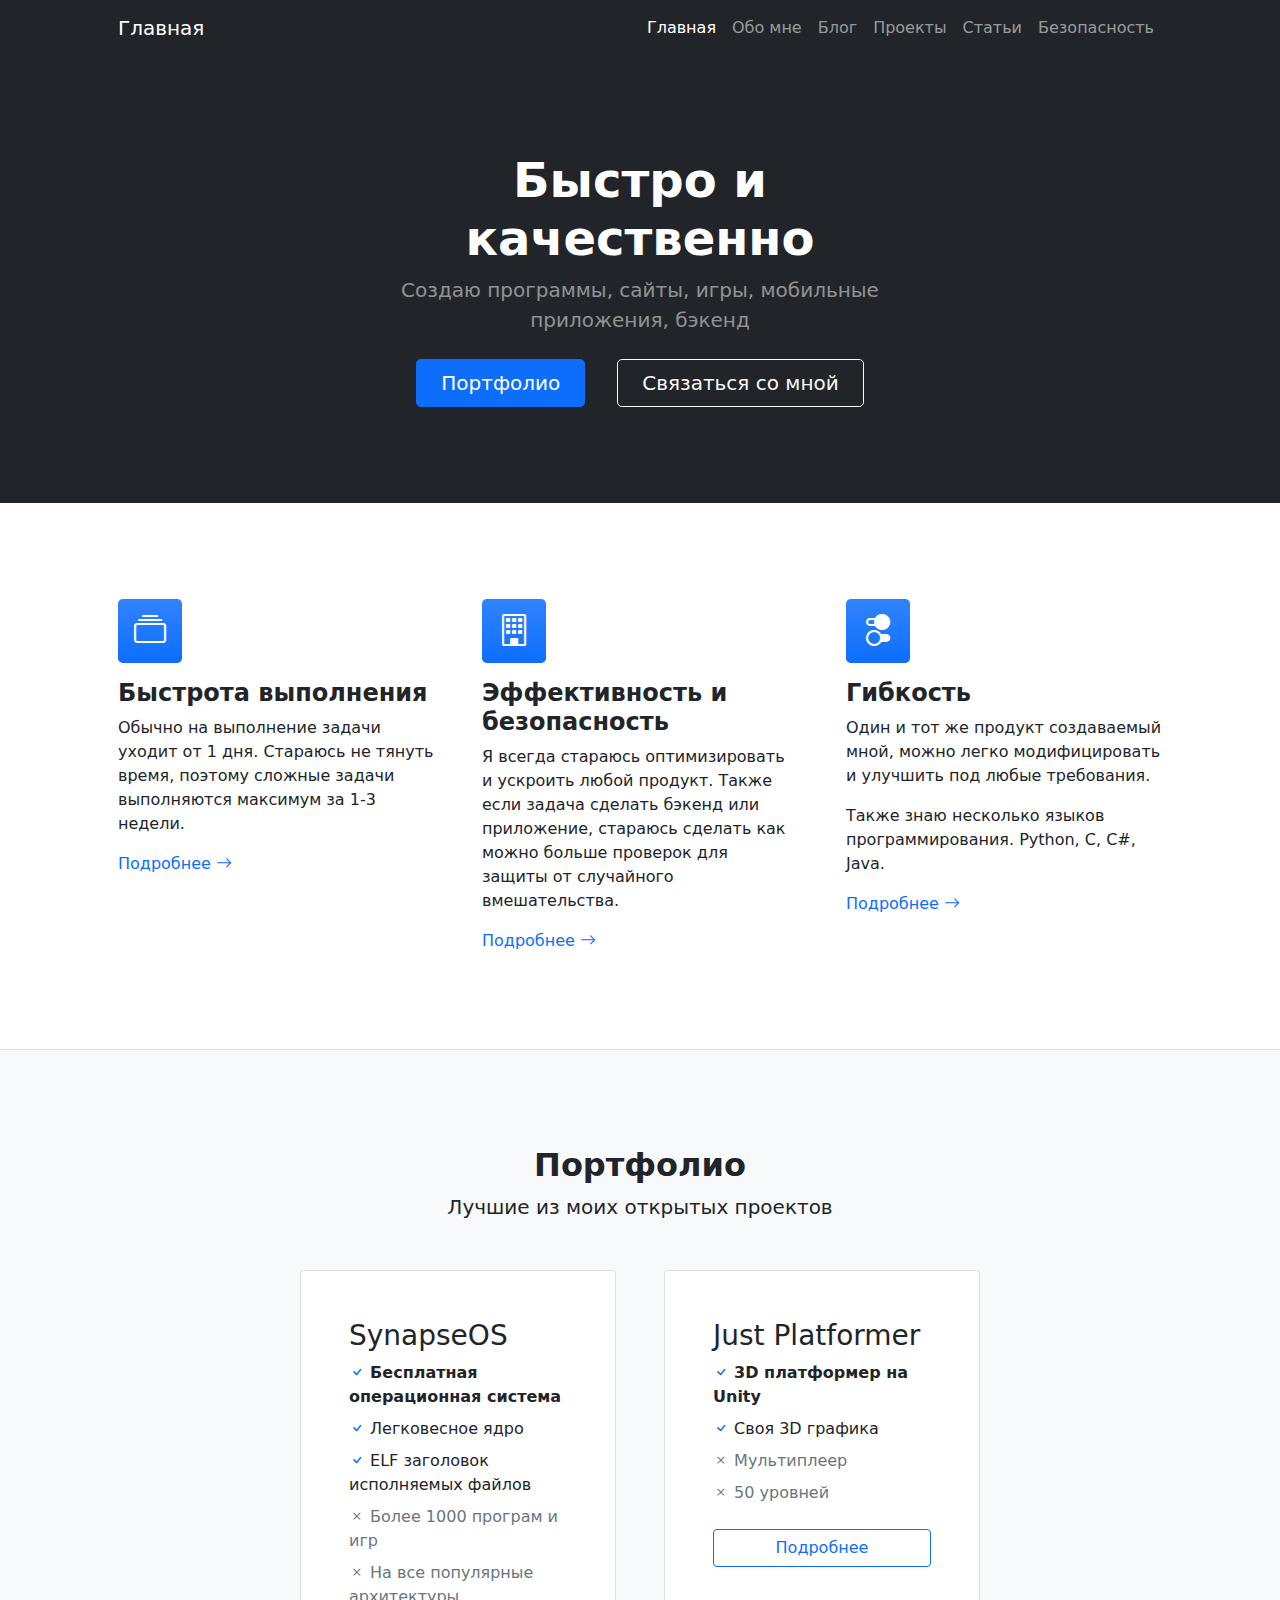
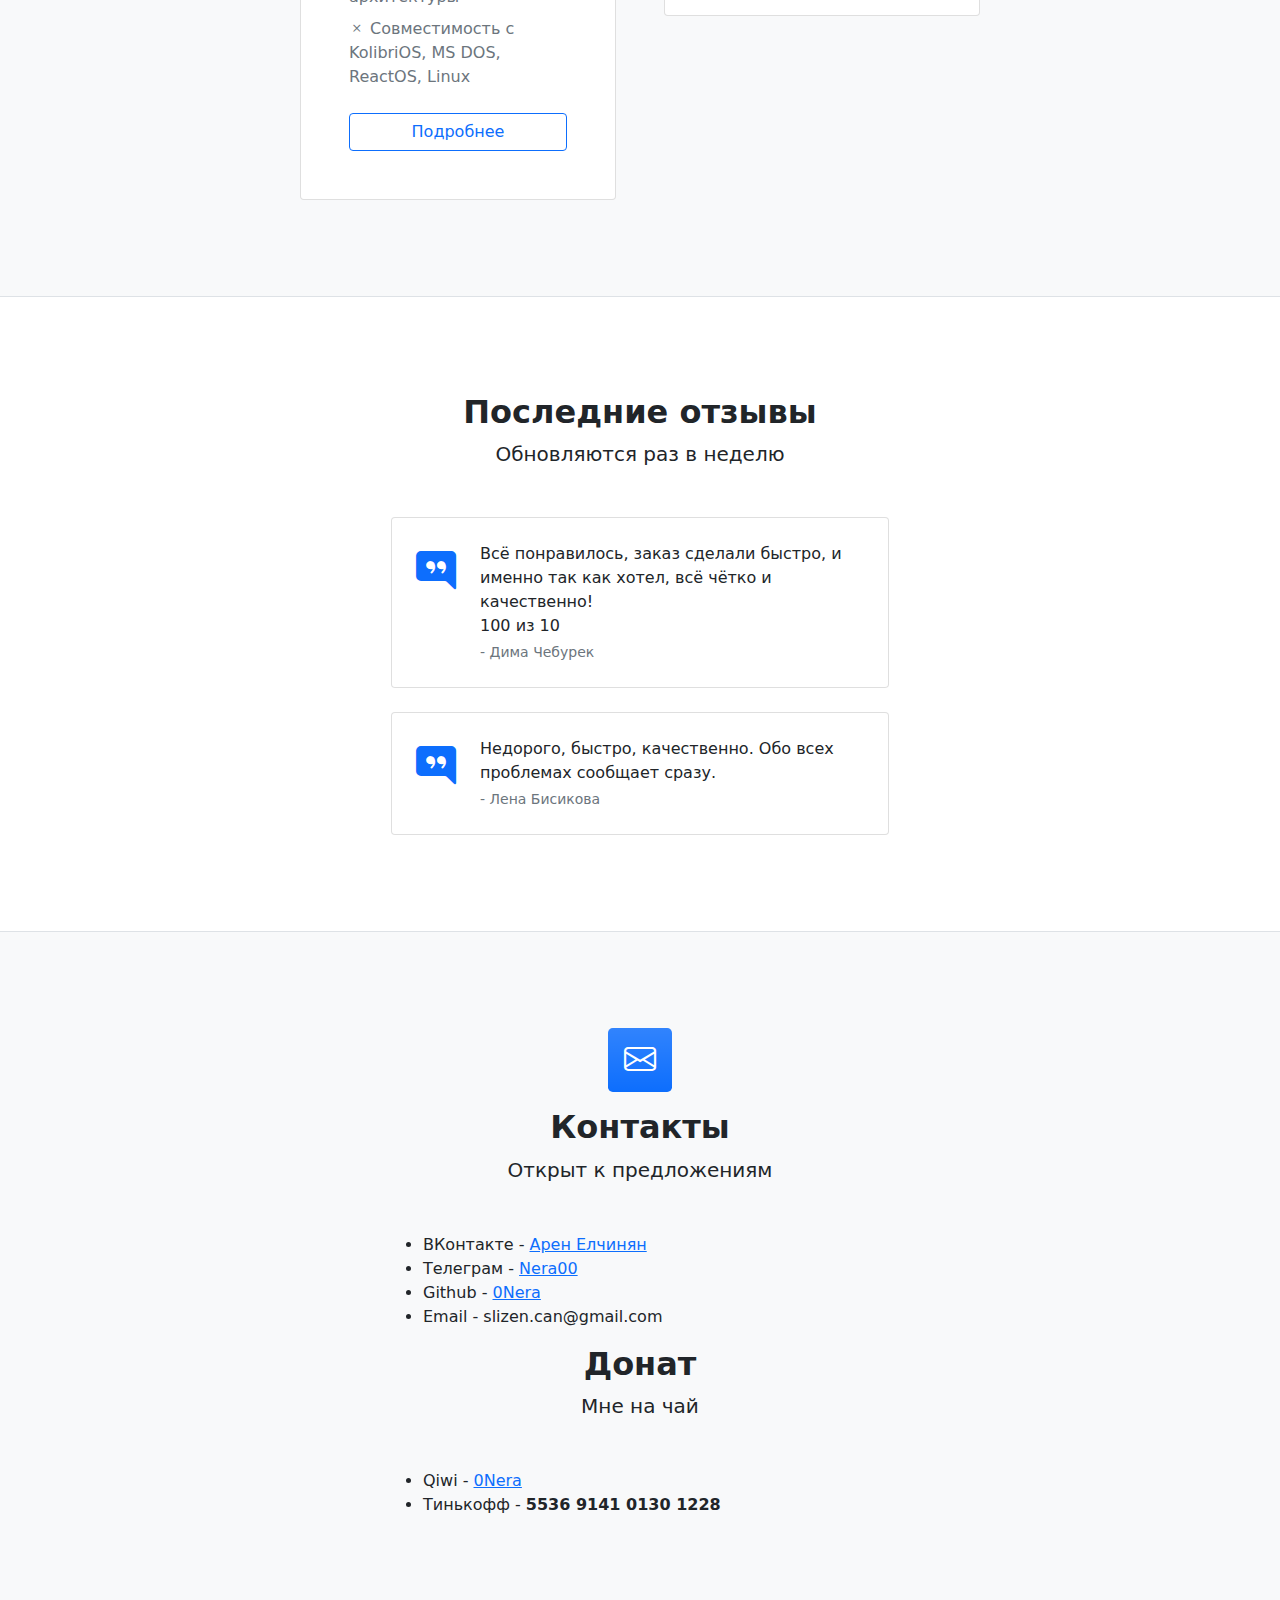
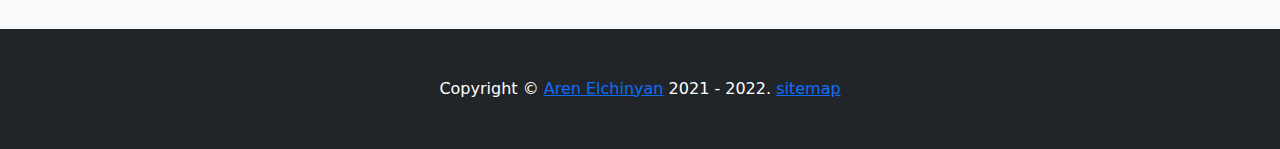
<file: index.html>
<!DOCTYPE html>
<html lang="ru">

<head>
    <meta charset="utf-8" />
    <meta name="viewport" content="width=device-width, initial-scale=1, shrink-to-fit=no" />
    <meta name="description" content="" />
    <meta name="author" content="Арен Елчинян" />
    <link rel="manifest" href="https://0nera.github.io/yandex-manifest.json">
    <title>Арен Елчинян</title>
    <!-- Favicon-->
    <link rel="icon" type="image/x-icon" href="https://0nera.github.io/assets/favicon.ico" />
    <!-- Bootstrap icons-->
    <link href="https://cdn.jsdelivr.net/npm/bootstrap-icons@1.4.1/font/bootstrap-icons.css" rel="stylesheet" />
    <!-- Core theme CSS (includes Bootstrap)-->
    <link href="https://0nera.github.io/css/styles.css" rel="stylesheet" />
</head>

<body>
    <!-- Yandex.Metrika counter -->
    <script type="text/javascript">
        (function(m, e, t, r, i, k, a) {
            m[i] = m[i] || function() {
                (m[i].a = m[i].a || []).push(arguments)
            };
            m[i].l = 1 * new Date();
            k = e.createElement(t), a = e.getElementsByTagName(t)[0], k.async = 1, k.src = r, a.parentNode.insertBefore(k, a)
        })
        (window, document, "script", "https://mc.yandex.ru/metrika/tag.js", "ym");

        ym(67897255, "init", {
            clickmap: true,
            trackLinks: true,
            accurateTrackBounce: true,
            webvisor: true
        });
    </script>
    <noscript><div><img src="https://mc.yandex.ru/watch/67897255" style="position:absolute; left:-9999px;" alt="" /></div></noscript>
    <!-- /Yandex.Metrika counter -->
    <!-- Responsive navbar-->
    <nav class="navbar navbar-expand-lg navbar-dark bg-dark">
        <div class="container px-5">
            <a class="navbar-brand" href="#">Главная</a>
            <button class="navbar-toggler" type="button" data-bs-toggle="collapse" data-bs-target="#navbarSupportedContent" aria-controls="navbarSupportedContent" aria-expanded="false" aria-label="Toggle navigation"><span class="navbar-toggler-icon"></span></button>
            <div class="collapse navbar-collapse" id="navbarSupportedContent">
                <ul class="navbar-nav ms-auto mb-2 mb-lg-0">
                    <li class="nav-item"><a class="nav-link active" aria-current="page" href="https://0nera.github.io/#">Главная</a></li>
                    <li class="nav-item"><a class="nav-link" href="https://0nera.github.io/about">Обо мне</a></li>
                    <li class="nav-item"><a class="nav-link" href="https://0nera.github.io/blog">Блог</a></li>
                    <li class="nav-item"><a class="nav-link" href="https://0nera.github.io/projects">Проекты</a></li>
                    <li class="nav-item"><a class="nav-link" href="https://0nera.github.io/pages">Статьи</a></li>
                    <li class="nav-item"><a class="nav-link" href="https://0nera.github.io/InfoSecure/">Безопасность</a></li>
                </ul>
            </div>
        </div>
    </nav>
    <!-- Header-->
    <header class="bg-dark py-5">
        <div class="container px-5">
            <div class="row gx-5 justify-content-center">
                <div class="col-lg-6">
                    <div class="text-center my-5">
                        <h1 class="display-5 fw-bolder text-white mb-2">Быстро и качественно</h1>
                        <p class="lead text-white-50 mb-4">Создаю программы, сайты, игры, мобильные приложения, бэкенд</p>
                        <div class="d-grid gap-3 d-sm-flex justify-content-sm-center">
                            <a class="btn btn-primary btn-lg px-4 me-sm-3" href="#portfolio">Портфолио</a>
                            <a class="btn btn-outline-light btn-lg px-4" href="#contact">Связаться со мной</a>
                        </div>
                    </div>
                </div>
            </div>
        </div>
    </header>
    <!-- Features section-->
    <section class="py-5 border-bottom" id="features">
        <div class="container px-5 my-5">
            <div class="row gx-5">
                <div class="col-lg-4 mb-5 mb-lg-0">
                    <div class="feature bg-primary bg-gradient text-white rounded-3 mb-3"><i class="bi bi-collection"></i></div>
                    <h2 class="h4 fw-bolder">Быстрота выполнения</h2>
                    <p>Обычно на выполнение задачи уходит от 1 дня. Стараюсь не тянуть время, поэтому сложные задачи выполняются максимум за 1-3 недели.</p>
                    <a class="text-decoration-none" href="./about#skill">
                            Подробнее
                            <i class="bi bi-arrow-right"></i>
                        </a>
                </div>
                <div class="col-lg-4 mb-5 mb-lg-0">
                    <div class="feature bg-primary bg-gradient text-white rounded-3 mb-3"><i class="bi bi-building"></i></div>
                    <h2 class="h4 fw-bolder">Эффективность и безопасность</h2>
                    <p>Я всегда стараюсь оптимизировать и ускроить любой продукт. Также если задача сделать бэкенд или приложение, стараюсь сделать как можно больше проверок для защиты от случайного вмешательства.</p>
                    <a class="text-decoration-none" href="./about#skill">
                            Подробнее
                            <i class="bi bi-arrow-right"></i>
                        </a>
                </div>
                <div class="col-lg-4">
                    <div class="feature bg-primary bg-gradient text-white rounded-3 mb-3"><i class="bi bi-toggles2"></i></div>
                    <h2 class="h4 fw-bolder">Гибкость</h2>
                    <p>Один и тот же продукт создаваемый мной, можно легко модифицировать и улучшить под любые требования.</p>
                    <p>Также знаю несколько языков программирования. Python, C, C#, Java.</p>
                    <a class="text-decoration-none" href="./about#skill">
                            Подробнее
                            <i class="bi bi-arrow-right"></i>
                        </a>
                </div>
            </div>
        </div>
    </section>
    <!-- Portfolio section-->
    <section class="bg-light py-5 border-bottom" id="portfolio">
        <div class="container px-5 my-5">
            <div class="text-center mb-5">
                <h2 class="fw-bolder">Портфолио</h2>
                <p class="lead mb-0">Лучшие из моих открытых проектов</p>
            </div>
            <div class="row gx-5 justify-content-center">
                <!-- Project-->
                <div class="col-lg-6 col-xl-4">
                    <div class="card mb-5 mb-xl-0">
                        <div class="card-body p-5">
                            <h3>SynapseOS</h3>
                            <ul class="list-unstyled mb-4">
                                <li class="mb-2">
                                    <i class="bi bi-check text-primary"></i>
                                    <strong>Бесплатная операционная система</strong>
                                </li>
                                <li class="mb-2">
                                    <i class="bi bi-check text-primary"></i> Легковесное ядро
                                </li>
                                <li class="mb-2">
                                    <i class="bi bi-check text-primary"></i> ELF заголовок исполняемых файлов
                                </li>
                                <li class="mb-2 text-muted">
                                    <i class="bi bi-x"></i> Более 1000 програм и игр
                                </li>
                                <li class="mb-2 text-muted">
                                    <i class="bi bi-x"></i> На все популярные архитектуры
                                </li>
                                <li class="mb-2 text-muted">
                                    <i class="bi bi-x"></i> Совместимость с KolibriOS, MS DOS, ReactOS, Linux
                                </li>
                            </ul>
                            <div class="d-grid"><a class="btn btn-outline-primary" href="http://0Nera.ru/SynapseOS">Подробнее</a></div>
                        </div>
                    </div>
                </div>

                <!-- Project-->
                <div class="col-lg-6 col-xl-4">
                    <div class="card mb-5 mb-xl-0">
                        <div class="card-body p-5">
                            <h3>Just Platformer</h3>
                            <ul class="list-unstyled mb-4">
                                <li class="mb-2">
                                    <i class="bi bi-check text-primary"></i>
                                    <strong>3D платформер на Unity</strong>
                                </li>
                                <li class="mb-2">
                                    <i class="bi bi-check text-primary"></i> Своя 3D графика
                                </li>
                                <li class="mb-2 text-muted">
                                    <i class="bi bi-x"></i> Мультиплеер
                                </li>
                                <li class="mb-2 text-muted">
                                    <i class="bi bi-x"></i> 50 уровней
                                </li>
                            </ul>
                            <div class="d-grid"><a class="btn btn-outline-primary" href="https://play.google.com/store/apps/details?id=com.Nera.JustPlatformer">Подробнее</a></div>
                        </div>
                    </div>
                </div>
            </div>
        </div>
    </section>
    <!-- Testimonials section-->
    <section class="py-5 border-bottom">
        <div class="container px-5 my-5 px-5">
            <div class="text-center mb-5">
                <h2 class="fw-bolder">Последние отзывы</h2>
                <p class="lead mb-0">Обновляются раз в неделю</p>
            </div>
            <div class="row gx-5 justify-content-center">
                <div class="col-lg-6">
                    <!-- Testimonial 1-->
                    <div class="card mb-4">
                        <div class="card-body p-4">
                            <div class="d-flex">
                                <div class="flex-shrink-0"><i class="bi bi-chat-right-quote-fill text-primary fs-1"></i></div>
                                <div class="ms-4">
                                    <p class="mb-1">Всё понравилось, заказ сделали быстро, и именно так как хотел, всё чётко и качественно!<br>100 из 10</p>
                                    <div class="small text-muted">- Дима Чебурек</div>
                                </div>
                            </div>
                        </div>
                    </div>
                    <!-- Testimonial 2-->
                    <div class="card">
                        <div class="card-body p-4">
                            <div class="d-flex">
                                <div class="flex-shrink-0"><i class="bi bi-chat-right-quote-fill text-primary fs-1"></i></div>
                                <div class="ms-4">
                                    <p class="mb-1">Недорого, быстро, качественно. Обо всех проблемах сообщает сразу.</p>
                                    <div class="small text-muted">- Лена Бисикова</div>
                                </div>
                            </div>
                        </div>
                    </div>
                </div>
            </div>
        </div>
    </section>
    <!-- Contact section-->
    <section class="bg-light py-5" id="contact">
        <div class="container px-5 my-5 px-5">
            <div class="text-center mb-5">
                <div class="feature bg-primary bg-gradient text-white rounded-3 mb-3"><i class="bi bi-envelope"></i></div>
                <h2 class="fw-bolder">Контакты</h2>
                <p class="lead mb-0">Открыт к предложениям</p>
            </div>
            <div class="row gx-5 justify-content-center">
                <div class="col-lg-6">
                    <ul>
                        <li>ВКонтакте - <a href="https://vk.com/0Nera">Арен Елчинян</a></li>
                        <li>Телеграм - <a href="https://t.me/Nera00">Nera00</a></li>
                        <li>Github - <a href="https://github.com/0Nera">0Nera</a></li>
                        <li>Email - slizen.can@gmail.com</li>
                    </ul>
                </div>
            </div>
            <div class="text-center mb-5">
                <h2 class="fw-bolder">Донат</h2>
                <p class="lead mb-0">Мне на чай</p>
            </div>
            <div class="row gx-5 justify-content-center">
                <div class="col-lg-6">
                    <ul>
                        <li>Qiwi - <a href="https://qiwi.com/n/0NERA">0Nera</a></li>
                        <li>Тинькофф - <strong>5536 9141 0130 1228</strong></li>
                    </ul>
                </div>
            </div>
        </div>
    </section>

    <!-- Footer-->
    <footer class="py-5 bg-dark">
        <div class="container px-5">
            <p class="m-0 text-center text-white">Copyright &copy; <a href="https://vk.com/0Nera">Aren Elchinyan</a> 2021 - 2022. <a href="https://0nera.github.io/sitemap">sitemap</a></p>
        </div>
    </footer>
    <!-- Bootstrap core JS-->
    <script src="https://cdn.jsdelivr.net/npm/bootstrap@5.1.0/dist/js/bootstrap.bundle.min.js"></script>
</body>

</html>
</file>
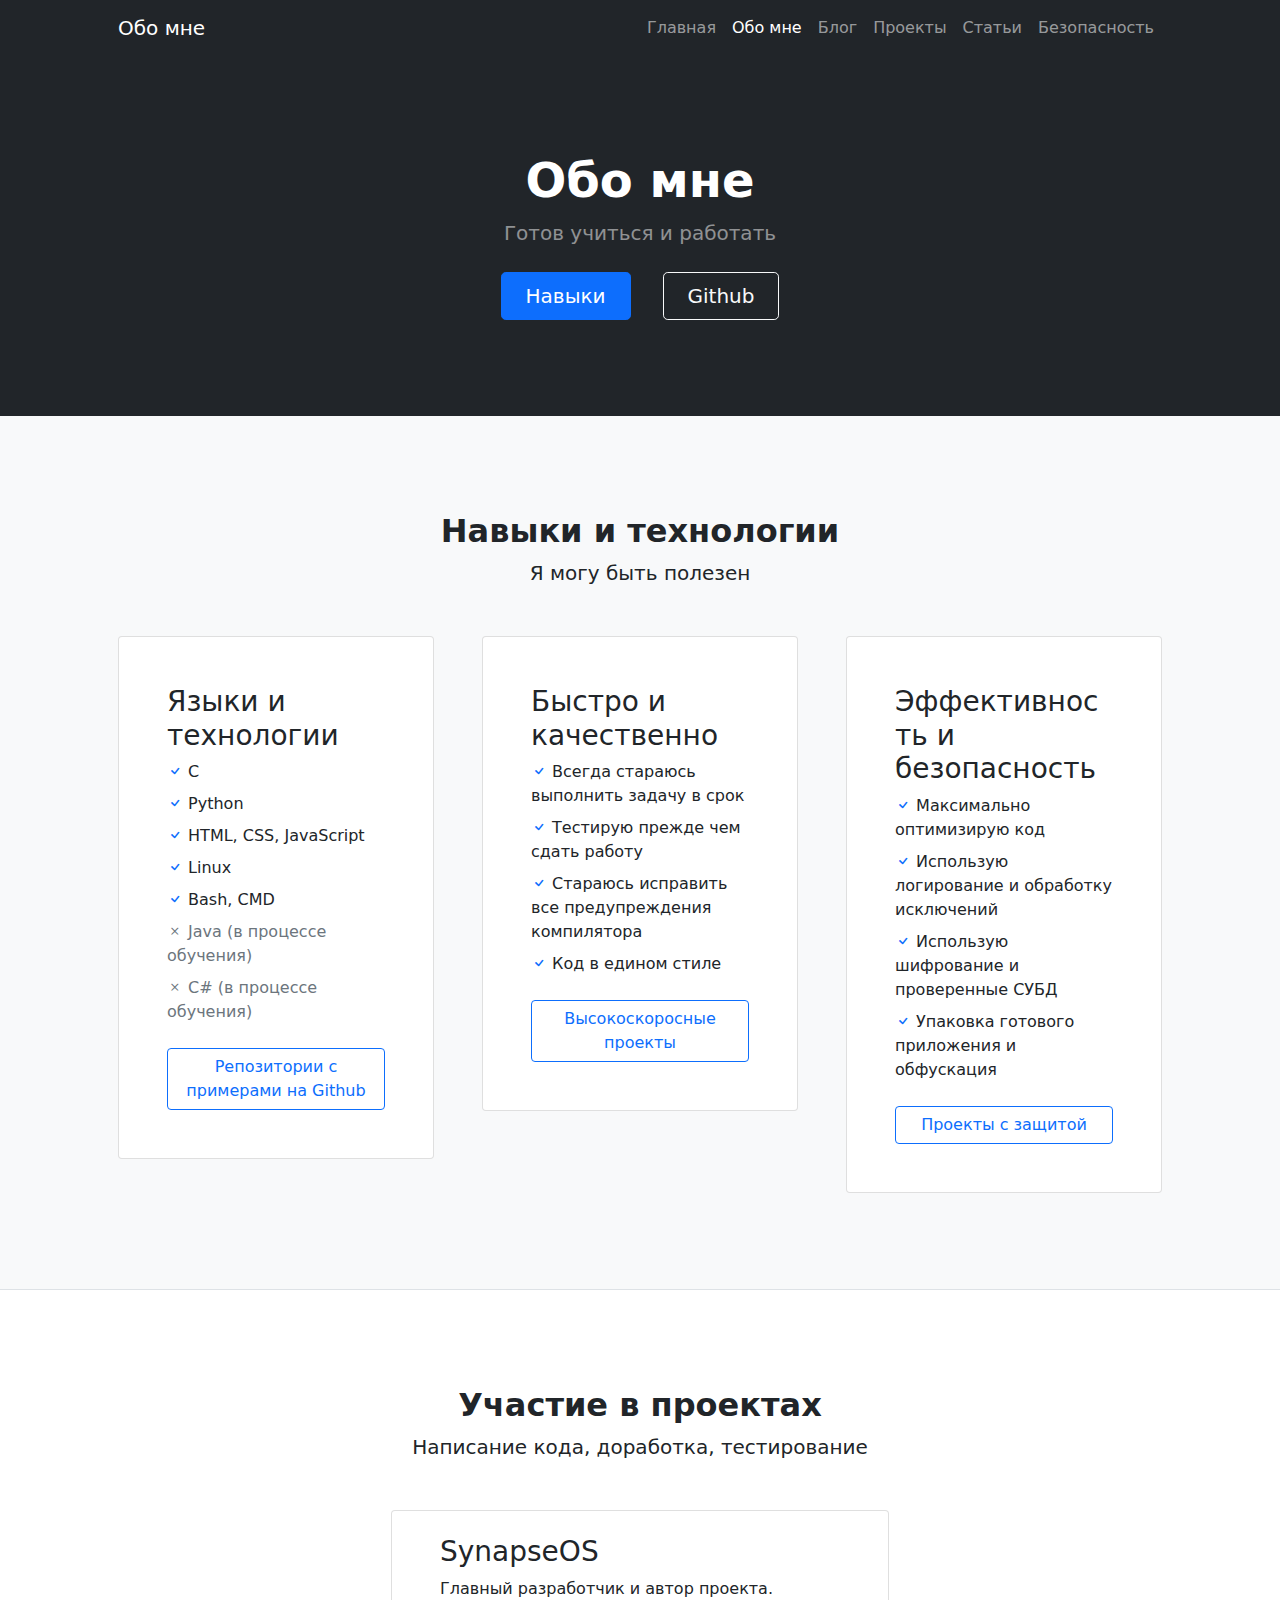
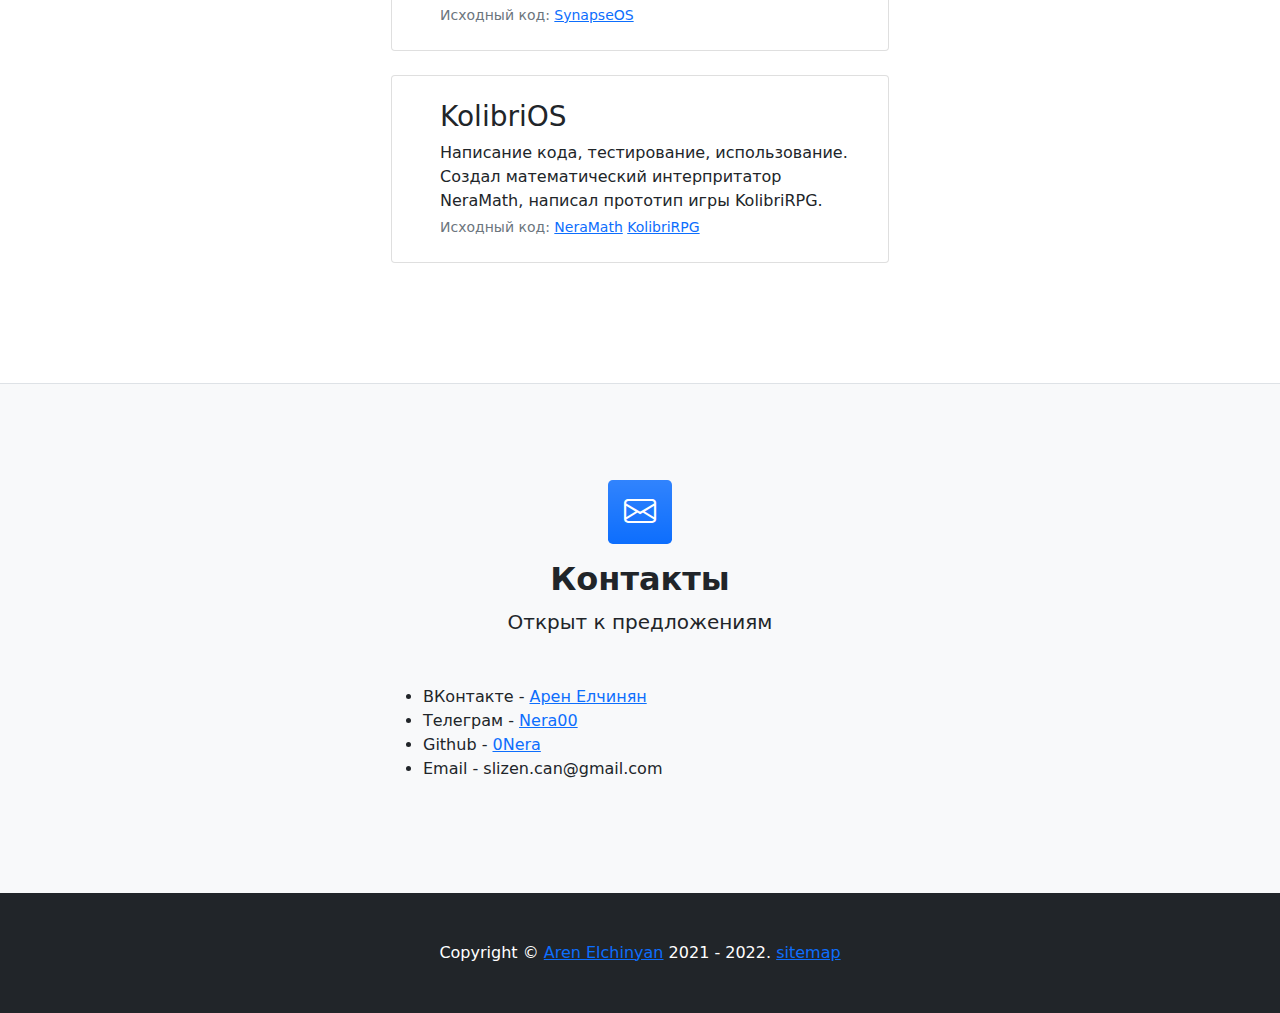
<file: about.html>
<!DOCTYPE html>
<html lang="en">

<head>
    <meta charset="utf-8" />
    <meta name="viewport" content="width=device-width, initial-scale=1, shrink-to-fit=no" />
    <meta name="description" content="" />
    <meta name="author" content="Арен Елчинян" />
    <link rel="manifest" href="https://0nera.github.io/yandex-manifest.json">
    <title>Обо мне</title>
    <!-- Favicon-->
    <link rel="icon" type="image/x-icon" href="https://0nera.github.io/assets/favicon.ico" />
    <!-- Bootstrap icons-->
    <link href="https://cdn.jsdelivr.net/npm/bootstrap-icons@1.4.1/font/bootstrap-icons.css" rel="stylesheet" />
    <!-- Core theme CSS (includes Bootstrap)-->
    <link href="https://0nera.github.io/css/styles.css" rel="stylesheet" />
</head>

<body>
    <!-- Yandex.Metrika counter -->
    <script type="text/javascript">
        (function(m, e, t, r, i, k, a) {
            m[i] = m[i] || function() {
                (m[i].a = m[i].a || []).push(arguments)
            };
            m[i].l = 1 * new Date();
            k = e.createElement(t), a = e.getElementsByTagName(t)[0], k.async = 1, k.src = r, a.parentNode.insertBefore(k, a)
        })
        (window, document, "script", "https://mc.yandex.ru/metrika/tag.js", "ym");

        ym(67897255, "init", {
            clickmap: true,
            trackLinks: true,
            accurateTrackBounce: true,
            webvisor: true
        });
    </script>
    <noscript><div><img src="https://mc.yandex.ru/watch/67897255" style="position:absolute; left:-9999px;" alt="" /></div></noscript>
    <!-- /Yandex.Metrika counter -->
    <!-- Responsive navbar-->
    <nav class="navbar navbar-expand-lg navbar-dark bg-dark">
        <div class="container px-5">
            <a class="navbar-brand" href="#">Обо мне</a>
            <button class="navbar-toggler" type="button" data-bs-toggle="collapse" data-bs-target="#navbarSupportedContent" aria-controls="navbarSupportedContent" aria-expanded="false" aria-label="Toggle navigation"><span class="navbar-toggler-icon"></span></button>
            <div class="collapse navbar-collapse" id="navbarSupportedContent">
                <ul class="navbar-nav ms-auto mb-2 mb-lg-0">
                    <li class="nav-item"><a class="nav-link" href="https://0Nera.github.io">Главная</a></li>
                    <li class="nav-item"><a class="nav-link active" aria-current="page">Обо мне</a></li>
                    <li class="nav-item"><a class="nav-link" href="https://0nera.github.io/blog">Блог</a></li>
                    <li class="nav-item"><a class="nav-link" href="https://0nera.github.io/projects">Проекты</a></li>
                    <li class="nav-item"><a class="nav-link" href="https://0nera.github.io/pages">Статьи</a></li>
                    <li class="nav-item"><a class="nav-link" href="https://0nera.github.io/InfoSecure/">Безопасность</a></li>
                </ul>
            </div>
        </div>
    </nav>
    <!-- Header-->
    <header class="bg-dark py-5">
        <div class="container px-5">
            <div class="row gx-5 justify-content-center">
                <div class="col-lg-6">
                    <div class="text-center my-5">
                        <h1 class="display-5 fw-bolder text-white mb-2">Обо мне</h1>
                        <p class="lead text-white-50 mb-4">Готов учиться и работать</p>
                        <div class="d-grid gap-3 d-sm-flex justify-content-sm-center">
                            <a class="btn btn-primary btn-lg px-4 me-sm-3" href="#skill">Навыки</a>
                            <a class="btn btn-outline-light btn-lg px-4" href="https://github.com/0Nera">Github</a>
                        </div>
                    </div>
                </div>
            </div>
        </div>
    </header>
    <!-- Portfolio section-->
    <section class="bg-light py-5 border-bottom" id="skill">
        <div class="container px-5 my-5">
            <div class="text-center mb-5">
                <h2 class="fw-bolder">Навыки и технологии</h2>
                <p class="lead mb-0">Я могу быть полезен</p>
            </div>
            <div class="row gx-5 justify-content-center">
                <!-- Skill-->
                <div class="col-lg-6 col-xl-4">
                    <div class="card mb-5 mb-xl-0">
                        <div class="card-body p-5">
                            <h3>Языки и технологии</h3>
                            <ul class="list-unstyled mb-4">
                                <li class="mb-2">
                                    <i class="bi bi-check text-primary"></i> C
                                </li>
                                <li class="mb-2">
                                    <i class="bi bi-check text-primary"></i> Python
                                </li>
                                <li class="mb-2">
                                    <i class="bi bi-check text-primary"></i> HTML, CSS, JavaScript
                                </li>
                                <li class="mb-2">
                                    <i class="bi bi-check text-primary"></i> Linux
                                </li>
                                <li class="mb-2">
                                    <i class="bi bi-check text-primary"></i> Bash, CMD
                                </li>
                                <li class="mb-2 text-muted">
                                    <i class="bi bi-x"></i> Java (в процессе обучения)
                                </li>
                                <li class="mb-2 text-muted">
                                    <i class="bi bi-x"></i> C# (в процессе обучения)
                                </li>
                            </ul>
                            <div class="d-grid"><a class="btn btn-outline-primary" href="https://github.com/0Nera?tab=repositories">Репозитории с примерами на Github</a></div>
                        </div>
                    </div>
                </div>
                <!-- Skill-->
                <div class="col-lg-6 col-xl-4">
                    <div class="card mb-5 mb-xl-0">
                        <div class="card-body p-5">
                            <h3>Быстро и качественно</h3>
                            <ul class="list-unstyled mb-4">
                                <li class="mb-2">
                                    <i class="bi bi-check text-primary"></i> Всегда стараюсь выполнить задачу в срок
                                </li>
                                <li class="mb-2">
                                    <i class="bi bi-check text-primary"></i> Тестирую прежде чем сдать работу
                                </li>
                                <li class="mb-2">
                                    <i class="bi bi-check text-primary"></i> Стараюсь исправить все предупреждения компилятора
                                </li>
                                <li class="mb-2">
                                    <i class="bi bi-check text-primary"></i> Код в едином стиле
                                </li>
                            </ul>
                            <div class="d-grid"><a class="btn btn-outline-primary" href="https://Synapse-os.github.io">Высокоскоросные проекты</a></div>
                        </div>
                    </div>
                </div>
                <!-- Skill-->
                <div class="col-lg-6 col-xl-4">
                    <div class="card mb-5 mb-xl-0">
                        <div class="card-body p-5">
                            <h3>Эффективность и безопасность</h3>
                            <ul class="list-unstyled mb-4">
                                <li class="mb-2">
                                    <i class="bi bi-check text-primary"></i> Максимально оптимизирую код
                                </li>
                                <li class="mb-2">
                                    <i class="bi bi-check text-primary"></i> Использую логирование и обработку исключений
                                </li>
                                <li class="mb-2">
                                    <i class="bi bi-check text-primary"></i> Использую шифрование и проверенные СУБД
                                </li>
                                <li class="mb-2">
                                    <i class="bi bi-check text-primary"></i> Упаковка готового приложения и обфускация
                                </li>
                            </ul>
                            <div class="d-grid"><a class="btn btn-outline-primary" href="https://Synapse-os.github.io">Проекты с защитой</a></div>
                        </div>
                    </div>
                </div>
            </div>
        </div>
    </section>
    <!-- Testimonials section-->
    <section class="py-5 border-bottom">
        <div class="container px-5 my-5 px-5">
            <div class="text-center mb-5">
                <h2 class="fw-bolder">Участие в проектах</h2>
                <p class="lead mb-0">Написание кода, доработка, тестирование </p>
            </div>
            <div class="row gx-5 justify-content-center">
                <div class="col-lg-6">
                    <div class="card">
                        <div class="card-body p-4">
                            <div class="d-flex">
                                <div class="ms-4">
                                    <h3>SynapseOS</h3>
                                    <p class="mb-1">Главный разработчик и автор проекта.</p>
                                    <div class="small text-muted">Исходный код: <a href="hhttps://github.com/Synapse-OS">SynapseOS</a></div>
                                </div>
                            </div>
                        </div>
                    </div><br>
                    <div class="card mb-4">
                        <div class="card-body p-4">
                            <div class="d-flex">
                                <div class="ms-4">
                                    <h3>KolibriOS</h3>
                                    <p class="mb-1">Написание кода, тестирование, использование.<br>Создал математический интерпритатор NeraMath, написал прототип игры KolibriRPG.</p>
                                    <div class="small text-muted">Исходный код: <a href="https://github.com/0Nera/NeraMath">NeraMath</a> <a href="https://github.com/0Nera/KolibriRPG">KolibriRPG</a></div>
                                </div>
                            </div>
                        </div>
                    </div>
                </div>
            </div>
        </div>
    </section>
    <!-- Contact section-->
    <section class="bg-light py-5">
        <div class="container px-5 my-5 px-5">
            <div class="text-center mb-5">
                <div class="feature bg-primary bg-gradient text-white rounded-3 mb-3"><i class="bi bi-envelope"></i></div>
                <h2 class="fw-bolder">Контакты</h2>
                <p class="lead mb-0">Открыт к предложениям</p>
            </div>
            <div class="row gx-5 justify-content-center">
                <div class="col-lg-6">
                    <ul>
                        <li>ВКонтакте - <a href="https://vk.com/0Nera">Арен Елчинян</a></li>
                        <li>Телеграм - <a href="https://t.me/Nera00">Nera00</a></li>
                        <li>Github - <a href="https://github.com/0Nera">0Nera</a></li>
                        <li>Email - slizen.can@gmail.com</li>
                    </ul>
                </div>
            </div>
        </div>
    </section>
    <!-- Footer-->
    <footer class="py-5 bg-dark">
        <div class="container px-5">
            <p class="m-0 text-center text-white">Copyright &copy; <a href="https://vk.com/0Nera">Aren Elchinyan</a> 2021 - 2022. <a href="https://0nera.github.io/sitemap">sitemap</a></p>
        </div>
    </footer>
    <!-- Bootstrap core JS-->
    <script src="https://cdn.jsdelivr.net/npm/bootstrap@5.1.0/dist/js/bootstrap.bundle.min.js"></script>
</body>

</html>
</file>
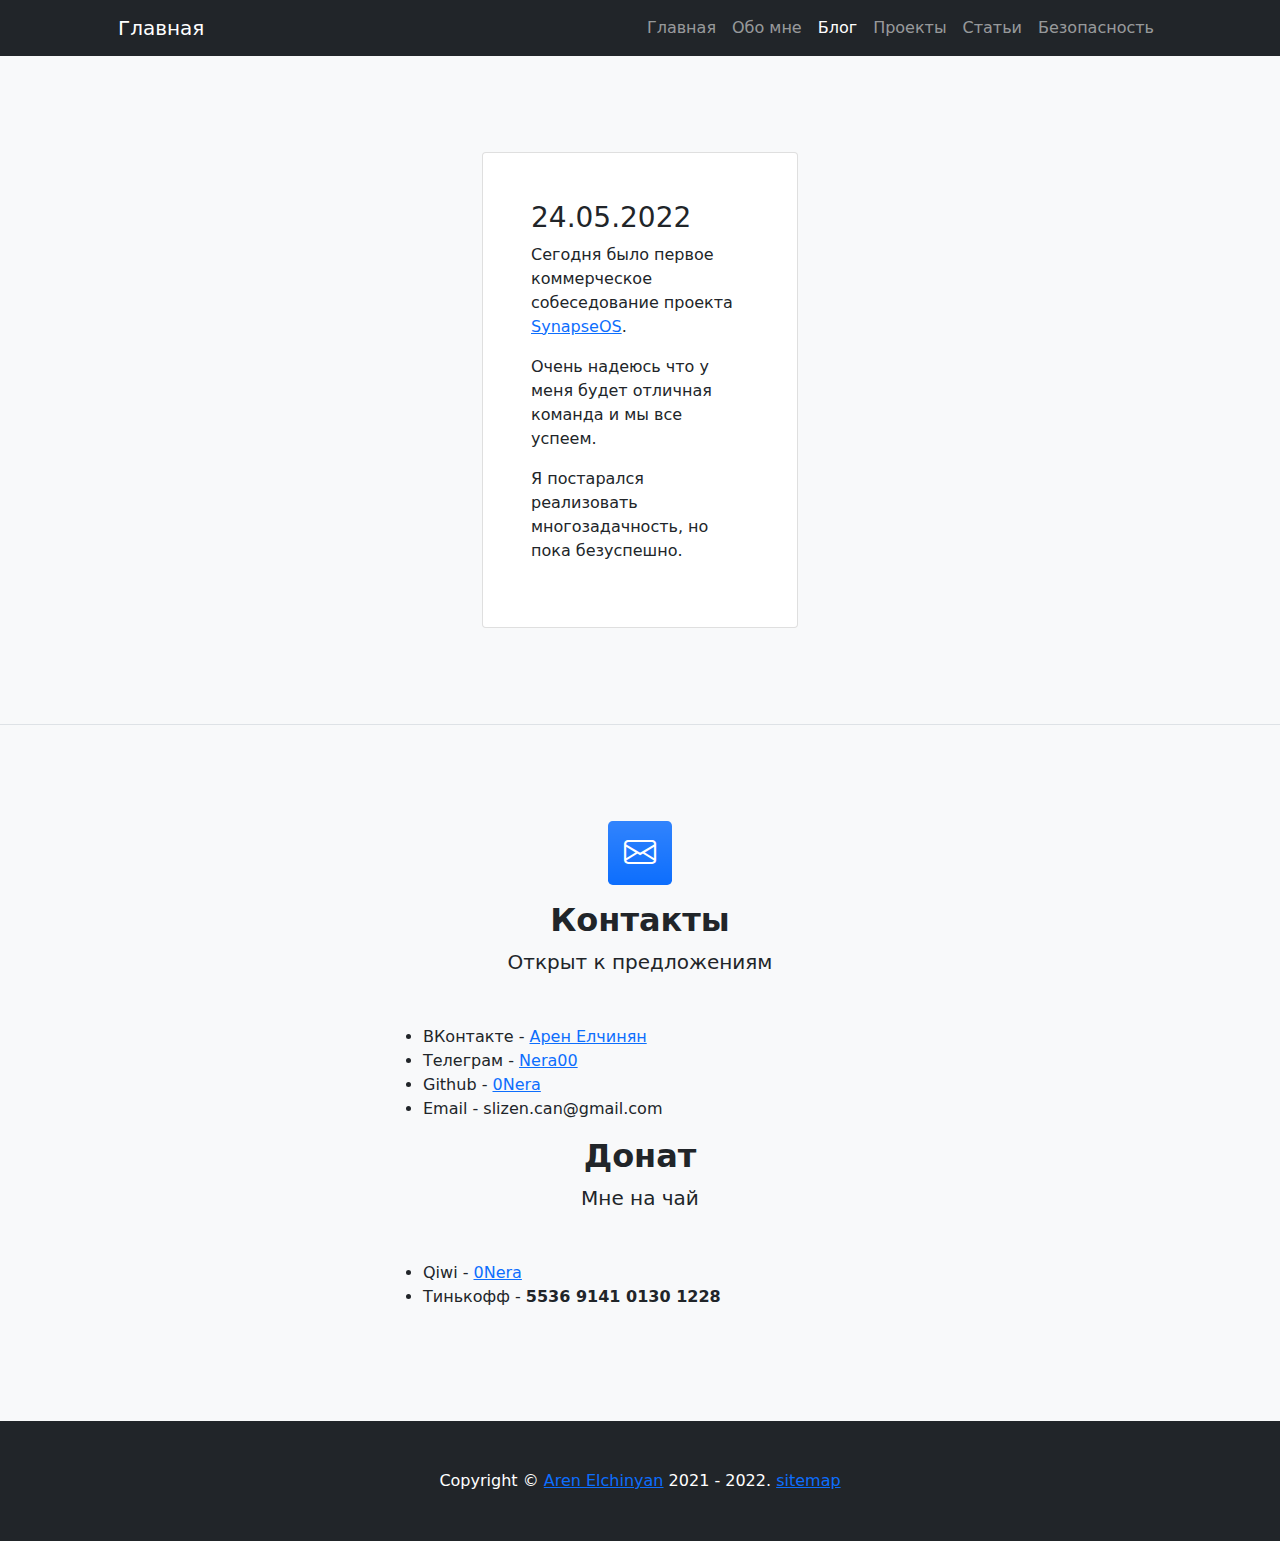
<file: blog.html>
<!DOCTYPE html>
<html lang="ru">

<head>
    <meta charset="utf-8" />
    <meta name="viewport" content="width=device-width, initial-scale=1, shrink-to-fit=no" />
    <meta name="description" content="" />
    <meta name="author" content="Арен Елчинян" />
    <link rel="manifest" href="https://0nera.github.io/yandex-manifest.json">
    <title>Блог</title>
    <!-- Favicon-->
    <link rel="icon" type="image/x-icon" href="https://0nera.github.io/assets/favicon.ico" />
    <!-- Bootstrap icons-->
    <link href="https://cdn.jsdelivr.net/npm/bootstrap-icons@1.4.1/font/bootstrap-icons.css" rel="stylesheet" />
    <!-- Core theme CSS (includes Bootstrap)-->
    <link href="https://0nera.github.io/css/styles.css" rel="stylesheet" />
</head>

<body>
    <!-- Yandex.Metrika counter -->
    <script type="text/javascript">
        (function(m, e, t, r, i, k, a) {
            m[i] = m[i] || function() {
                (m[i].a = m[i].a || []).push(arguments)
            };
            m[i].l = 1 * new Date();
            k = e.createElement(t), a = e.getElementsByTagName(t)[0], k.async = 1, k.src = r, a.parentNode.insertBefore(k, a)
        })
        (window, document, "script", "https://mc.yandex.ru/metrika/tag.js", "ym");

        ym(67897255, "init", {
            clickmap: true,
            trackLinks: true,
            accurateTrackBounce: true,
            webvisor: true
        });
    </script>
    <noscript><div><img src="https://mc.yandex.ru/watch/67897255" style="position:absolute; left:-9999px;" alt="" /></div></noscript>
    <!-- /Yandex.Metrika counter -->
    <!-- Responsive navbar-->
    <nav class="navbar navbar-expand-lg navbar-dark bg-dark">
        <div class="container px-5">
            <a class="navbar-brand" href="https://0nera.github.io/">Главная</a>
            <button class="navbar-toggler" type="button" data-bs-toggle="collapse" data-bs-target="#navbarSupportedContent" aria-controls="navbarSupportedContent" aria-expanded="false" aria-label="Toggle navigation"><span class="navbar-toggler-icon"></span></button>
            <div class="collapse navbar-collapse" id="navbarSupportedContent">
                <ul class="navbar-nav ms-auto mb-2 mb-lg-0">
                    <li class="nav-item"><a class="nav-link" href="https://0nera.github.io/">Главная</a></li>
                    <li class="nav-item"><a class="nav-link" href="https://0nera.github.io/about">Обо мне</a></li>
                    <li class="nav-item"><a class="nav-link active" aria-current="page" href="https://0nera.github.io/blog">Блог</a></li>
                    <li class="nav-item"><a class="nav-link" href="https://0nera.github.io/projects">Проекты</a></li>
                    <li class="nav-item"><a class="nav-link" href="https://0nera.github.io/pages">Статьи</a></li>
                    <li class="nav-item"><a class="nav-link" href="https://0nera.github.io/InfoSecure/">Безопасность</a></li>
                </ul>
            </div>
        </div>
    </nav>
    
    <!-- Portfolio section-->
    <section class="bg-light py-5 border-bottom" id="portfolio">
        <div class="container px-5 my-5">
            <div class="row gx-5 justify-content-center">
                <!-- day-->
                <div class="col-lg-6 col-xl-4">
                    <div class="card mb-5 mb-xl-0">
                        <div class="card-body p-5">
                            <h3>24.05.2022</h3>
                            <p>Сегодня было первое коммерческое собеседование проекта <a href="https://0nera.github.io/SynapseOS">SynapseOS</a>.</p>
							<p>Очень надеюсь что у меня будет отличная команда и мы все успеем.</p>
							<p>Я постарался реализовать многозадачность, но пока безуспешно.</p>
                        </div>
                    </div>
                </div>
            </div>
        </div>
    </section>
    
    <!-- Contact section-->
    <section class="bg-light py-5" id="contact">
        <div class="container px-5 my-5 px-5">
            <div class="text-center mb-5">
                <div class="feature bg-primary bg-gradient text-white rounded-3 mb-3"><i class="bi bi-envelope"></i></div>
                <h2 class="fw-bolder">Контакты</h2>
                <p class="lead mb-0">Открыт к предложениям</p>
            </div>
            <div class="row gx-5 justify-content-center">
                <div class="col-lg-6">
                    <ul>
                        <li>ВКонтакте - <a href="https://vk.com/0Nera">Арен Елчинян</a></li>
                        <li>Телеграм - <a href="https://t.me/Nera00">Nera00</a></li>
                        <li>Github - <a href="https://github.com/0Nera">0Nera</a></li>
                        <li>Email - slizen.can@gmail.com</li>
                    </ul>
                </div>
            </div>
            <div class="text-center mb-5">
                <h2 class="fw-bolder">Донат</h2>
                <p class="lead mb-0">Мне на чай</p>
            </div>
            <div class="row gx-5 justify-content-center">
                <div class="col-lg-6">
                    <ul>
                        <li>Qiwi - <a href="https://qiwi.com/n/0NERA">0Nera</a></li>
                        <li>Тинькофф - <strong>5536 9141 0130 1228</strong></li>
                    </ul>
                </div>
            </div>
        </div>
    </section>

    <!-- Footer-->
    <footer class="py-5 bg-dark">
        <div class="container px-5">
            <p class="m-0 text-center text-white">Copyright &copy; <a href="https://vk.com/0Nera">Aren Elchinyan</a> 2021 - 2022. <a href="https://0nera.github.io/sitemap">sitemap</a></p>
        </div>
    </footer>
    <!-- Bootstrap core JS-->
    <script src="https://cdn.jsdelivr.net/npm/bootstrap@5.1.0/dist/js/bootstrap.bundle.min.js"></script>
</body>

</html>
</file>
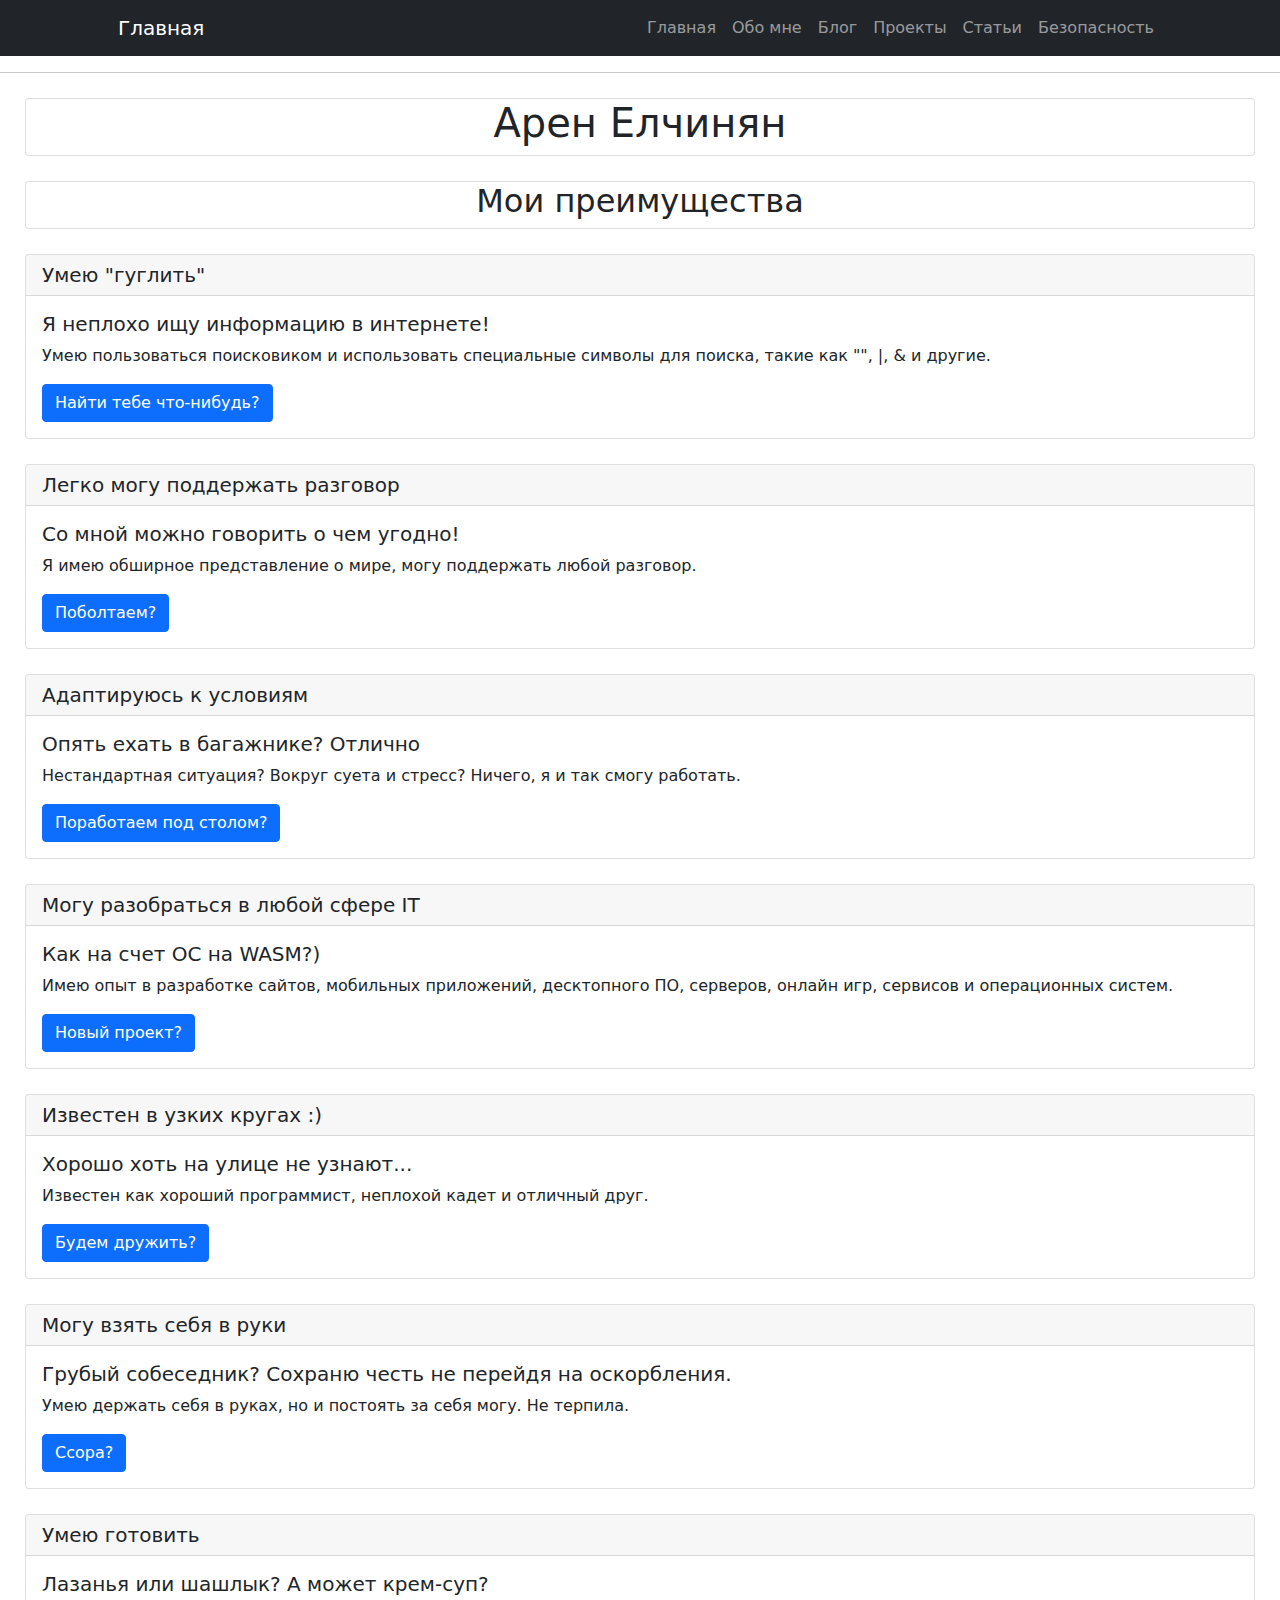
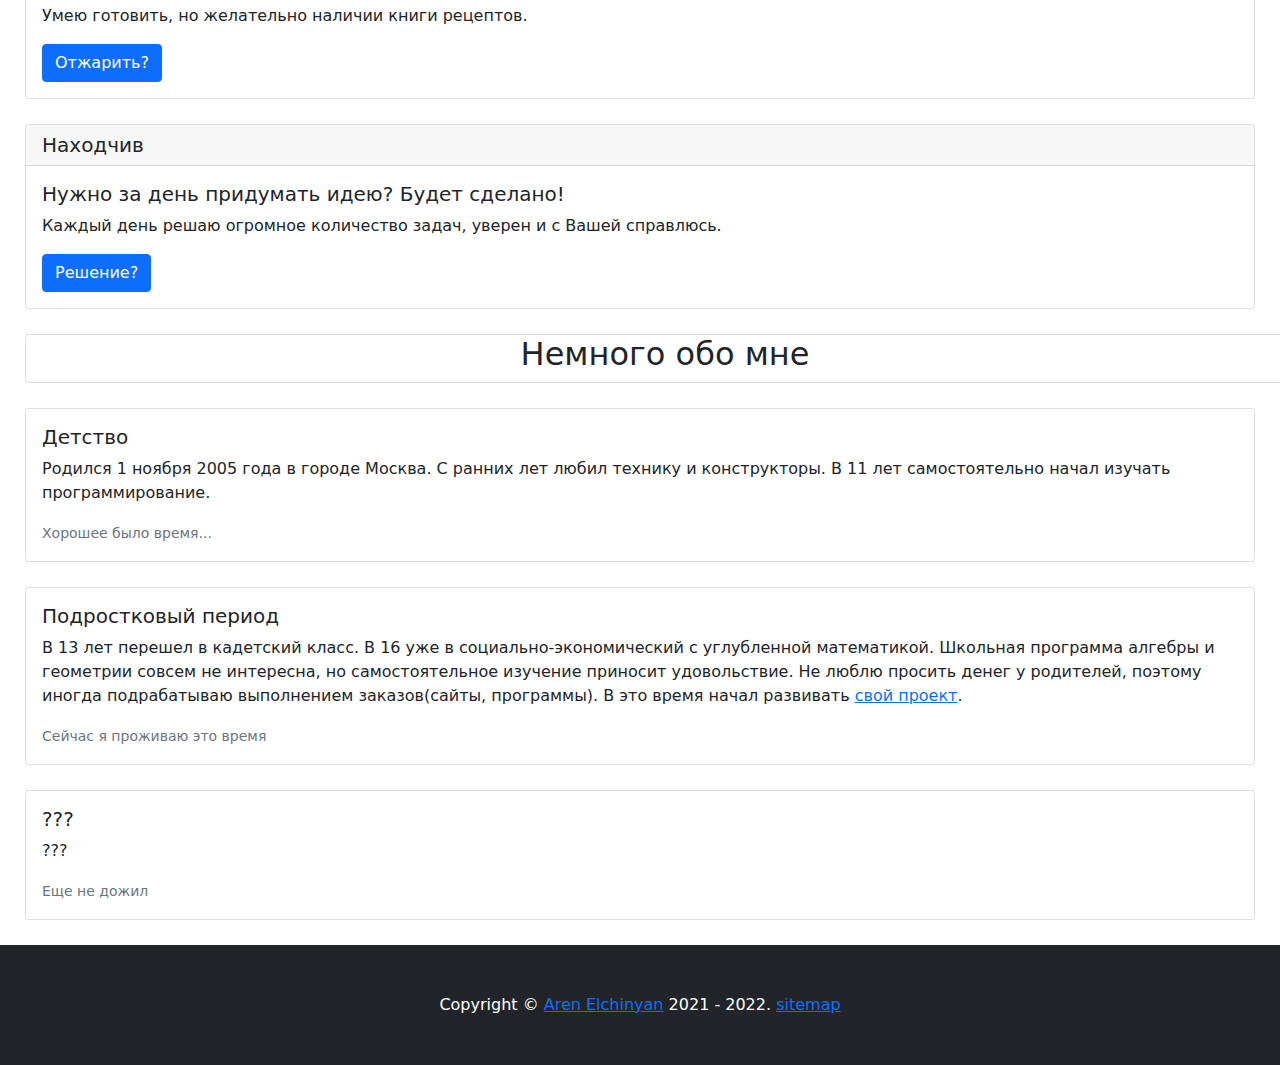
<file: me.html>
<!DOCTYPE html>
<html lang="ru">

<head>
    <meta charset="utf-8" />
    <meta name="viewport" content="width=device-width, initial-scale=1, shrink-to-fit=no" />
    <meta name="description" content="" />
    <meta name="author" content="Арен Елчинян" />
    <link rel="manifest" href="https://0nera.github.io/yandex-manifest.json">
    <title>Я</title>
    <!-- Favicon-->
    <link rel="icon" type="image/x-icon" href="https://0nera.github.io/assets/favicon.ico" />
    <!-- Bootstrap icons-->
    <link href="https://cdn.jsdelivr.net/npm/bootstrap-icons@1.4.1/font/bootstrap-icons.css" rel="stylesheet" />
    <!-- Core theme CSS (includes Bootstrap)-->
    <link href="https://0nera.github.io/css/styles.css" rel="stylesheet" />
</head>

<body>
    <!-- Yandex.Metrika counter -->
    <script type="text/javascript">
        (function(m, e, t, r, i, k, a) {
            m[i] = m[i] || function() {
                (m[i].a = m[i].a || []).push(arguments)
            };
            m[i].l = 1 * new Date();
            k = e.createElement(t), a = e.getElementsByTagName(t)[0], k.async = 1, k.src = r, a.parentNode.insertBefore(k, a)
        })
        (window, document, "script", "https://mc.yandex.ru/metrika/tag.js", "ym");

        ym(67897255, "init", {
            clickmap: true,
            trackLinks: true,
            accurateTrackBounce: true,
            webvisor: true
        });
    </script>
    <noscript><div><img src="https://mc.yandex.ru/watch/67897255" style="position:absolute; left:-9999px;" alt="" /></div></noscript>
    <!-- /Yandex.Metrika counter -->
    <!-- Responsive navbar-->
    <nav class="navbar navbar-expand-lg navbar-dark bg-dark">
        <div class="container px-5">
            <a class="navbar-brand" href="#">Главная</a>
            <button class="navbar-toggler" type="button" data-bs-toggle="collapse" data-bs-target="#navbarSupportedContent" aria-controls="navbarSupportedContent" aria-expanded="false" aria-label="Toggle navigation"><span class="navbar-toggler-icon"></span></button>
            <div class="collapse navbar-collapse" id="navbarSupportedContent">
                <ul class="navbar-nav ms-auto mb-2 mb-lg-0">
                    <li class="nav-item"><a class="nav-link"href="https://0nera.github.io/#">Главная</a></li>
                    <li class="nav-item"><a class="nav-link" href="https://0nera.github.io/about">Обо мне</a></li>
                    <li class="nav-item"><a class="nav-link" href="https://0nera.github.io/blog">Блог</a></li>
                    <li class="nav-item"><a class="nav-link" href="https://0nera.github.io/projects">Проекты</a></li>
                    <li class="nav-item"><a class="nav-link" href="https://0nera.github.io/pages">Статьи</a></li>
                    <li class="nav-item"><a class="nav-link" href="https://0nera.github.io/InfoSecure/">Безопасность</a></li>
                </ul>
            </div>
        </div>
    </nav>
    <hr>
    <div style="margin: 25px;">
        <div class="card" style="width: 100%;">
            <h1 class="text-center">Арен Елчинян</h1>
        </div>

        <div class="card" style="width: 100%; margin-top: 25px;">
            <h2 class="text-center">Мои преимущества</h2>
        </div>

        <div class="card" style="margin-top: 25px;" id="can-google">
            <h5 class="card-header">Умею "гуглить"</h5>
            <div class="card-body">
              <h5 class="card-title">Я неплохо ищу информацию в интернете!</h5>
              <p class="card-text">Умею пользоваться поисковиком и использовать специальные символы для поиска, такие как "", |, & и другие.</p>
              <a href="#" class="btn btn-primary">Найти тебе что-нибудь?</a>
            </div>
        </div>

        <div class="card" style="margin-top: 25px;" id="dialog">
            <h5 class="card-header">Легко могу поддержать разговор</h5>
            <div class="card-body">
              <h5 class="card-title">Со мной можно говорить о чем угодно!</h5>
              <p class="card-text">Я имею обширное представление о мире, могу поддержать любой разговор.</p>
              <a href="#" class="btn btn-primary">Поболтаем?</a>
            </div>
        </div>

        <div class="card" style="margin-top: 25px;" id="adaptive">
            <h5 class="card-header">Адаптируюсь к условиям</h5>
            <div class="card-body">
              <h5 class="card-title">Опять ехать в багажнике? Отлично</h5>
              <p class="card-text">Нестандартная ситуация? Вокруг суета и стресс? Ничего, я и так смогу работать.</p>
              <a href="#" class="btn btn-primary">Поработаем под столом?</a>
            </div>
        </div>

        <div class="card" style="margin-top: 25px;" id="it">
            <h5 class="card-header">Могу разобраться в любой сфере IT </h5>
            <div class="card-body">
              <h5 class="card-title">Как на счет ОС на WASM?)</h5>
              <p class="card-text">Имею опыт в разработке сайтов, мобильных приложений, десктопного ПО, серверов, онлайн игр, сервисов и операционных систем.</p>
              <a href="#" class="btn btn-primary">Новый проект?</a>
            </div>
        </div>

        <div class="card" style="margin-top: 25px;" id="popular">
            <h5 class="card-header">Известен в узких кругах :)</h5>
            <div class="card-body">
              <h5 class="card-title">Хорошо хоть на улице не узнают...</h5>
              <p class="card-text">Известен как хороший программист, неплохой кадет и отличный друг.</p>
              <a href="#" class="btn btn-primary">Будем дружить?</a>
            </div>
        </div>

        <div class="card" style="margin-top: 25px;" id="hands">
            <h5 class="card-header">Могу взять себя в руки</h5>
            <div class="card-body">
              <h5 class="card-title">Грубый собеседник? Сохраню честь не перейдя на оскорбления.</h5>
              <p class="card-text">Умею держать себя в руках, но и постоять за себя могу. Не терпила.</p>
              <a href="#" class="btn btn-primary">Ссора?</a>
            </div>
        </div>

        <div class="card" style="margin-top: 25px;" id="cook">
            <h5 class="card-header">Умею готовить</h5>
            <div class="card-body">
              <h5 class="card-title">Лазанья или шашлык? А может крем-суп?</h5>
              <p class="card-text">Умею готовить, но желательно наличии книги рецептов.</p>
              <a href="#" class="btn btn-primary">Отжарить?</a>
            </div>
        </div>

        <div class="card" style="margin-top: 25px;" id="idea">
            <h5 class="card-header">Находчив</h5>
            <div class="card-body">
              <h5 class="card-title">Нужно за день придумать идею? Будет сделано!</h5>
              <p class="card-text">Каждый день решаю огромное количество задач, уверен и с Вашей справлюсь.</p>
              <a href="#" class="btn btn-primary">Решение?</a>
            </div>
        </div>
    </div>
    
    <div class="card" style="width: 100%; margin: 25px;">
        <h2 class="text-center">Немного обо мне</h2>
    </div>


    <div class="card-deck"  style="margin: 25px;">
        <div class="card" style="margin-top: 25px;">
          <!--<img class="card-img-top" src="..." alt="Card image cap">-->
          <div class="card-body">
            <h5 class="card-title">Детство</h5>
            <p class="card-text">Родился 1 ноября 2005 года в городе Москва. С ранних лет любил технику и конструкторы. В 11 лет самостоятельно начал изучать программирование.</p>
            <p class="card-text"><small class="text-muted">Хорошее было время...</small></p>
          </div>
        </div>
        <div class="card" style="margin-top: 25px;">
          <!--<img class="card-img-top" src="..." alt="Card image cap">-->
          <div class="card-body">
            <h5 class="card-title">Подростковый период</h5>
            <p class="card-text">В 13 лет перешел в кадетский класс. В 16 уже в социально-экономический с углубленной математикой. 
                Школьная программа алгебры и геометрии совсем не интересна, но самостоятельное изучение приносит удовольствие. Не люблю просить денег у родителей, поэтому иногда подрабатываю выполнением заказов(сайты, программы).
                В это время начал развивать <a href="https://vk.com/SynapseOS">свой проект</a>.
            </p>
            <p class="card-text"><small class="text-muted">Сейчас я проживаю это время</small></p>
          </div>
        </div>

        <div class="card" style="margin-top: 25px;">
          <!--<img class="card-img-top" src="..." alt="Card image cap">-->
          <div class="card-body">
            <h5 class="card-title">???</h5>
            <p class="card-text">???</p>
            <p class="card-text"><small class="text-muted">Еще не дожил</small></p>
          </div>
        </div>
      </div>


    <!-- Footer-->
    <footer class="py-5 bg-dark">
        <div class="container px-5">
            <p class="m-0 text-center text-white">Copyright &copy; <a href="https://vk.com/0Nera">Aren Elchinyan</a> 2021 - 2022. <a href="https://0nera.github.io/sitemap">sitemap</a></p>
        </div>
    </footer>
    <!-- Bootstrap core JS-->
    <script src="https://cdn.jsdelivr.net/npm/bootstrap@5.1.0/dist/js/bootstrap.bundle.min.js"></script>
</body>

</html>
</file>
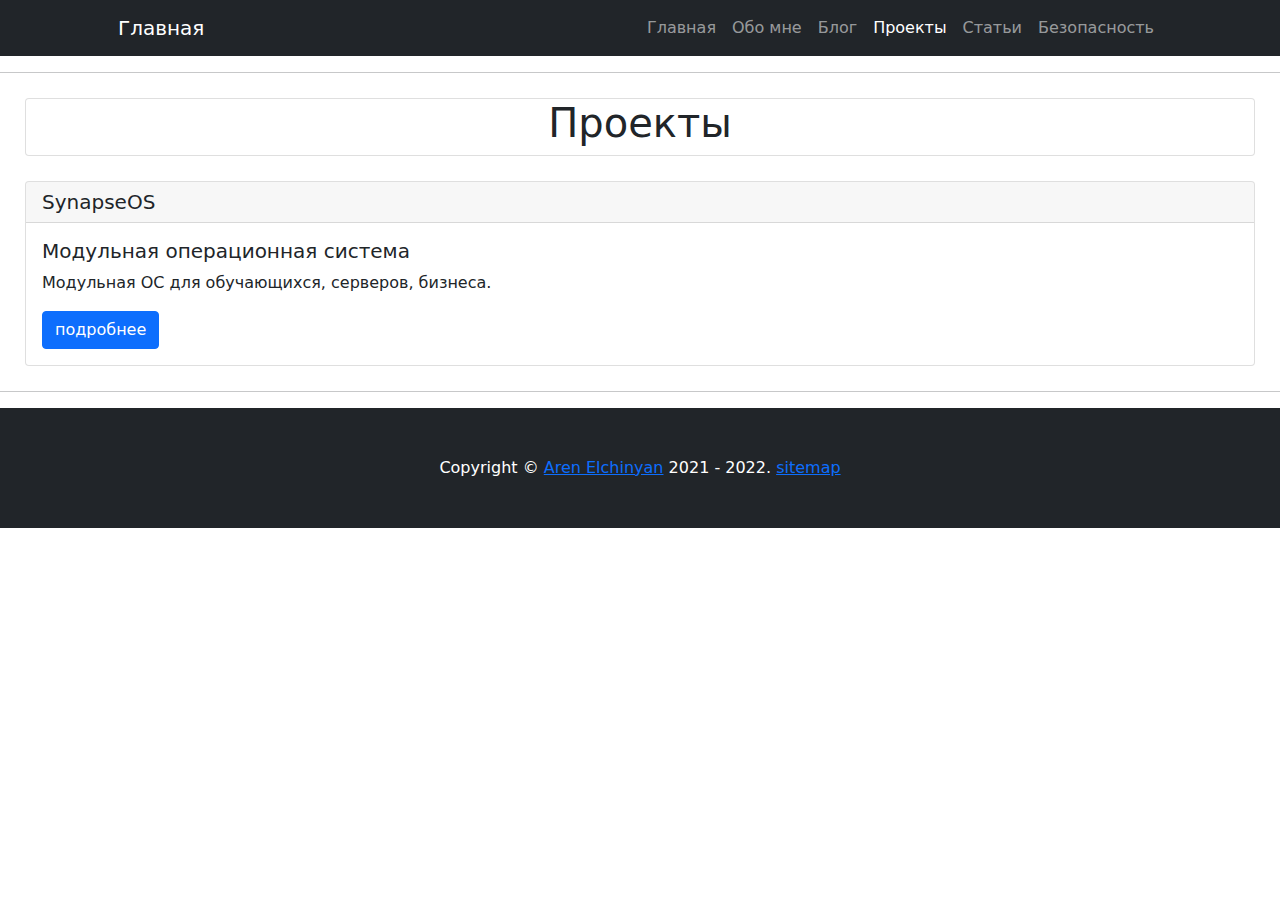
<file: projects.html>
<!DOCTYPE html>
<html lang="ru">

<head>
    <meta charset="utf-8" />
    <meta name="viewport" content="width=device-width, initial-scale=1, shrink-to-fit=no" />
    <meta name="description" content="" />
    <meta name="author" content="Арен Елчинян" />
    <link rel="manifest" href="https://0nera.github.io/yandex-manifest.json">
    <title>Проекты</title>
    <!-- Favicon-->
    <link rel="icon" type="image/x-icon" href="https://0nera.github.io/assets/favicon.ico" />
    <!-- Bootstrap icons-->
    <link href="https://cdn.jsdelivr.net/npm/bootstrap-icons@1.4.1/font/bootstrap-icons.css" rel="stylesheet" />
    <!-- Core theme CSS (includes Bootstrap)-->
    <link href="https://0nera.github.io/css/styles.css" rel="stylesheet" />
</head>

<body>
    <!-- Yandex.Metrika counter -->
    <script type="text/javascript">
        (function(m, e, t, r, i, k, a) {
            m[i] = m[i] || function() {
                (m[i].a = m[i].a || []).push(arguments)
            };
            m[i].l = 1 * new Date();
            k = e.createElement(t), a = e.getElementsByTagName(t)[0], k.async = 1, k.src = r, a.parentNode.insertBefore(k, a)
        })
        (window, document, "script", "https://mc.yandex.ru/metrika/tag.js", "ym");

        ym(67897255, "init", {
            clickmap: true,
            trackLinks: true,
            accurateTrackBounce: true,
            webvisor: true
        });
    </script>
    <noscript><div><img src="https://mc.yandex.ru/watch/67897255" style="position:absolute; left:-9999px;" alt="" /></div></noscript>
    <!-- /Yandex.Metrika counter -->
    <!-- Responsive navbar-->
    <nav class="navbar navbar-expand-lg navbar-dark bg-dark">
        <div class="container px-5">
            <a class="navbar-brand" href="#">Главная</a>
            <button class="navbar-toggler" type="button" data-bs-toggle="collapse" data-bs-target="#navbarSupportedContent" aria-controls="navbarSupportedContent" aria-expanded="false" aria-label="Toggle navigation"><span class="navbar-toggler-icon"></span></button>
            <div class="collapse navbar-collapse" id="navbarSupportedContent">
                <ul class="navbar-nav ms-auto mb-2 mb-lg-0">
                    <li class="nav-item"><a class="nav-link"href="https://0nera.github.io/#">Главная</a></li>
                    <li class="nav-item"><a class="nav-link" href="https://0nera.github.io/about">Обо мне</a></li>
                    <li class="nav-item"><a class="nav-link" href="https://0nera.github.io/blog">Блог</a></li>
                    <li class="nav-item"><a class="nav-link active" aria-current="page" href="https://0nera.github.io/projects">Проекты</a></li>
                    <li class="nav-item"><a class="nav-link" href="https://0nera.github.io/pages">Статьи</a></li>
                    <li class="nav-item"><a class="nav-link" href="https://0nera.github.io/InfoSecure/">Безопасность</a></li>
                </ul>
            </div>
        </div>
    </nav>
    <hr>
    <div style="margin: 25px;">
      <div class="card" style="width: 100%;">
          <h1 class="text-center">Проекты</h1>
      </div>

      <div class="card" style="margin-top: 25px;" id="SynapseOS">
          <h5 class="card-header">SynapseOS</h5>
          <div class="card-body">
            <h5 class="card-title">Модульная операционная система</h5>
            <p class="card-text">Модульная ОС для обучающихся, серверов, бизнеса.</p>
            <a href="https://0nera.github.io/SynapseOS" class="btn btn-primary">подробнее</a>
          </div>
      </div>
    </div>
    <hr>


    <!-- Footer-->
    <footer class="py-5 bg-dark">
        <div class="container px-5">
            <p class="m-0 text-center text-white">Copyright &copy; <a href="https://vk.com/0Nera">Aren Elchinyan</a> 2021 - 2022. <a href="https://0nera.github.io/sitemap">sitemap</a></p>
        </div>
    </footer>
    <!-- Bootstrap core JS-->
    <script src="https://cdn.jsdelivr.net/npm/bootstrap@5.1.0/dist/js/bootstrap.bundle.min.js"></script>
</body>

</html>
</file>
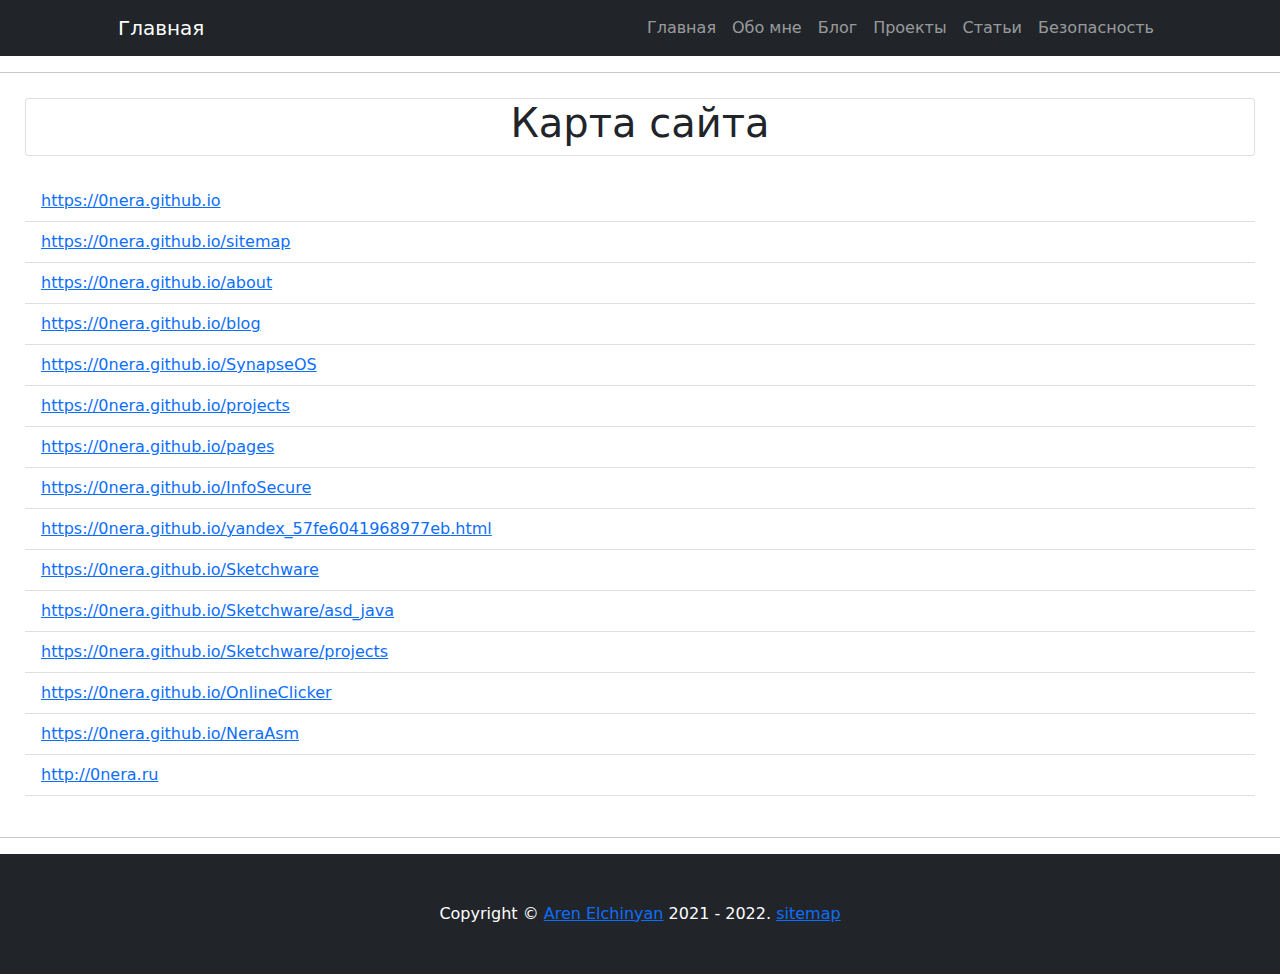
<file: sitemap.html>
<!DOCTYPE html>
<html lang="ru">

<head>
    <meta charset="utf-8" />
    <meta name="viewport" content="width=device-width, initial-scale=1, shrink-to-fit=no" />
    <meta name="description" content="" />
    <meta name="author" content="Арен Елчинян" />
    <link rel="manifest" href="https://0nera.github.io/yandex-manifest.json">
    <title>Карта сайта</title>
    <!-- Favicon-->
    <link rel="icon" type="image/x-icon" href="https://0nera.github.io/assets/favicon.ico" />
    <!-- Bootstrap icons-->
    <link href="https://cdn.jsdelivr.net/npm/bootstrap-icons@1.4.1/font/bootstrap-icons.css" rel="stylesheet" />
    <!-- Core theme CSS (includes Bootstrap)-->
    <link href="https://0nera.github.io/css/styles.css" rel="stylesheet" />
</head>

<body>
    <!-- Yandex.Metrika counter -->
    <script type="text/javascript">
        (function(m, e, t, r, i, k, a) {
            m[i] = m[i] || function() {
                (m[i].a = m[i].a || []).push(arguments)
            };
            m[i].l = 1 * new Date();
            k = e.createElement(t), a = e.getElementsByTagName(t)[0], k.async = 1, k.src = r, a.parentNode.insertBefore(k, a)
        })
        (window, document, "script", "https://mc.yandex.ru/metrika/tag.js", "ym");

        ym(67897255, "init", {
            clickmap: true,
            trackLinks: true,
            accurateTrackBounce: true,
            webvisor: true
        });
    </script>
    <noscript><div><img src="https://mc.yandex.ru/watch/67897255" style="position:absolute; left:-9999px;" alt="" /></div></noscript>
    <!-- /Yandex.Metrika counter -->
    <!-- Responsive navbar-->
    <nav class="navbar navbar-expand-lg navbar-dark bg-dark">
        <div class="container px-5">
            <a class="navbar-brand" href="#">Главная</a>
            <button class="navbar-toggler" type="button" data-bs-toggle="collapse" data-bs-target="#navbarSupportedContent" aria-controls="navbarSupportedContent" aria-expanded="false" aria-label="Toggle navigation"><span class="navbar-toggler-icon"></span></button>
            <div class="collapse navbar-collapse" id="navbarSupportedContent">
                <ul class="navbar-nav ms-auto mb-2 mb-lg-0">
                    <li class="nav-item"><a class="nav-link" href="https://0nera.github.io/#">Главная</a></li>
                    <li class="nav-item"><a class="nav-link" href="https://0nera.github.io/about">Обо мне</a></li>
                    <li class="nav-item"><a class="nav-link" href="https://0nera.github.io/blog">Блог</a></li>
                    <li class="nav-item"><a class="nav-link" href="https://0nera.github.io/projects">Проекты</a></li>
                    <li class="nav-item"><a class="nav-link" href="https://0nera.github.io/pages">Статьи</a></li>
                    <li class="nav-item"><a class="nav-link" href="https://0nera.github.io/InfoSecure/">Безопасность</a></li>
                </ul>
            </div>
        </div>
    </nav>
    <hr>
    <div style="margin: 25px;">
        <div class="card" style="width: 100%; margin-bottom: 25px;">
            <h1 class="text-center">Карта сайта</h1>
        </div>
    </div>

    <ul class="list-group list-group-flush" style="margin: 25px;">
        <li class="list-group-item"><a href="https://0nera.github.io">https://0nera.github.io</a></li>
        <li class="list-group-item"><a href="https://0nera.github.io/sitemap">https://0nera.github.io/sitemap</a></li>
        <li class="list-group-item"><a href="https://0nera.github.io/about">https://0nera.github.io/about</a></li>
        <li class="list-group-item"><a href="https://0nera.github.io/blog">https://0nera.github.io/blog</a></li>
        <li class="list-group-item"><a href="https://0nera.github.io/SynapseOS">https://0nera.github.io/SynapseOS</a></li>
        <li class="list-group-item"><a href="https://0nera.github.io/projects">https://0nera.github.io/projects</a></li>
        <li class="list-group-item"><a href="https://0nera.github.io/pages">https://0nera.github.io/pages</a></li>
        <li class="list-group-item"><a href="https://0nera.github.io/InfoSecure">https://0nera.github.io/InfoSecure</a></li>
        <li class="list-group-item"><a href="https://0nera.github.io/yandex_57fe6041968977eb.html">https://0nera.github.io/yandex_57fe6041968977eb.html</a></li>
        <li class="list-group-item"><a href="https://0nera.github.io/Sketchware">https://0nera.github.io/Sketchware</a></li>
        <li class="list-group-item"><a href="https://0nera.github.io/Sketchware/asd_java">https://0nera.github.io/Sketchware/asd_java</a></li>
        <li class="list-group-item"><a href="https://0nera.github.io/Sketchware/projects">https://0nera.github.io/Sketchware/projects</a></li>
        <li class="list-group-item"><a href="https://0nera.github.io/OnlineClicker">https://0nera.github.io/OnlineClicker</a></li>
        <li class="list-group-item"><a href="https://0nera.github.io/NeraAsm">https://0nera.github.io/NeraAsm</a></li>
        <li class="list-group-item"><a href="http://0nera.ru">http://0nera.ru</a></li>
        <li class="list-group-item"><a href=""></a></li>
    </ul>

    <hr>

    <!-- Footer-->
    <footer class="py-5 bg-dark">
        <div class="container px-5">
            <p class="m-0 text-center text-white">Copyright &copy; <a href="https://vk.com/0Nera">Aren Elchinyan</a> 2021 - 2022. <a href="https://0nera.github.io/sitemap">sitemap</a></p>
        </div>
    </footer>
    <!-- Bootstrap core JS-->
    <script src="https://cdn.jsdelivr.net/npm/bootstrap@5.1.0/dist/js/bootstrap.bundle.min.js"></script>
</body>

</html>
</file>
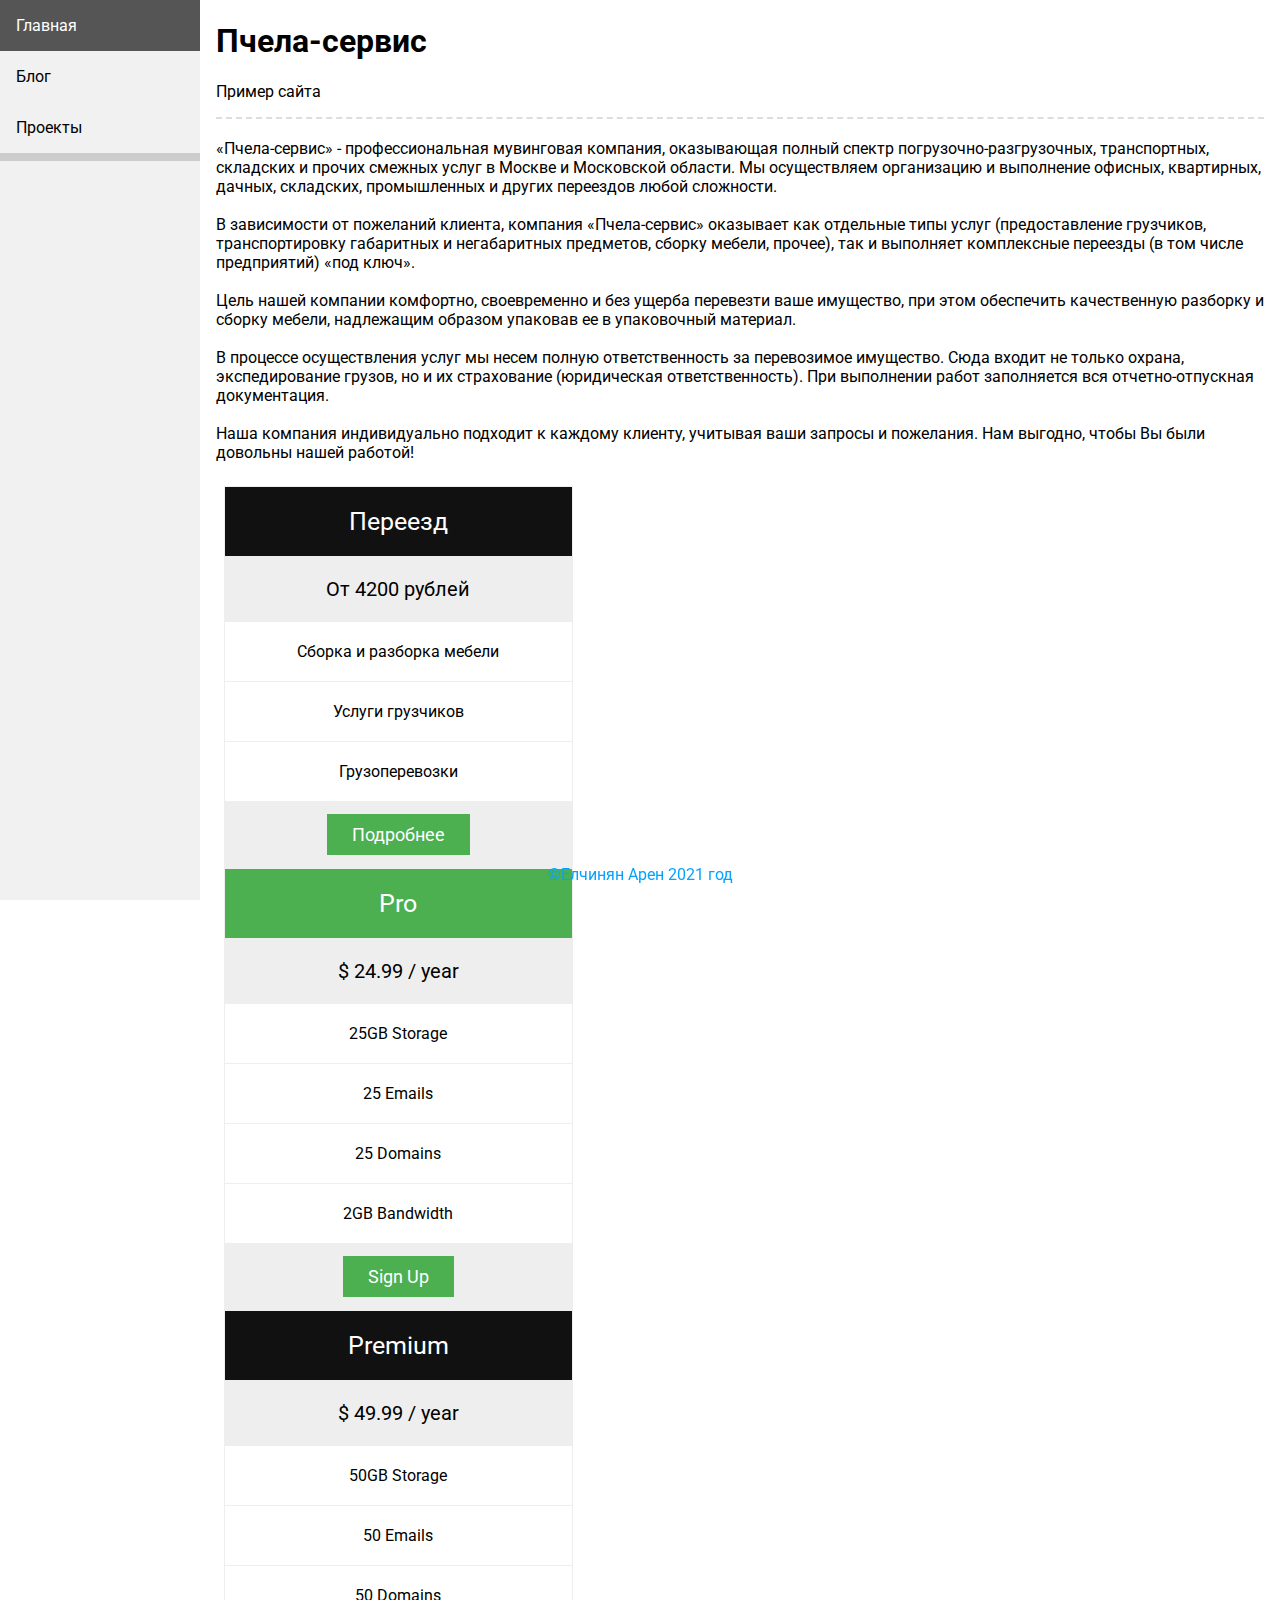
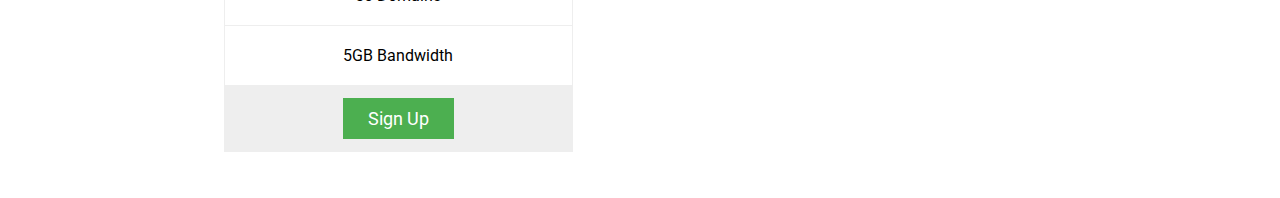
<file: examples/phela.html>
<!DOCTYPE html>
	<head>
	  <meta charset="utf-8" />
	  <meta http-equiv="Content-Type" content="text/html; charset=utf-8" />
	  <meta name="viewport" content="width=device-width,minimum-scale=1,maximum-scale=1" />
	  <title>Пчела - сервис</title>
	  <meta name="description" content="404" />
	  <meta name="keywords" content="Арен, Елчинян, android, Программист, game, free, http, 404" />
	  <link rel="shortcut icon" sizes="128x128" type="image/png" href="https://0nera.github.io/img/favicon.png"/>
	  <link rel="shortcut icon" sizes="32x32" type="image/png" href="https://0nera.github.io/img/favicon32.png"/>
	  <link rel="preconnect" href="https://fonts.googleapis.com">
	  <link rel="preconnect" href="https://fonts.gstatic.com" crossorigin>
	  <link href="https://fonts.googleapis.com/css2?family=Roboto&display=swap" rel="stylesheet">
	  <link rel="stylesheet" href="https://0nera.github.io/css/style.css">
	</head>
	<!-- Yandex.Metrika counter -->
	<script type="text/javascript" >
	   (function(m,e,t,r,i,k,a){m[i]=m[i]||function(){(m[i].a=m[i].a||[]).push(arguments)};
	   m[i].l=1*new Date();k=e.createElement(t),a=e.getElementsByTagName(t)[0],k.async=1,k.src=r,a.parentNode.insertBefore(k,a)})
	   (window, document, "script", "https://mc.yandex.ru/metrika/tag.js", "ym");

	   ym(67897255, "init", {
			clickmap:true,
			trackLinks:true,
			accurateTrackBounce:true,
			webvisor:true
	   });
	</script>
	<noscript><div><img src="https://mc.yandex.ru/watch/67897255" style="position:absolute; left:-9999px;" alt="" /></div></noscript>
	<!-- /Yandex.Metrika counter -->
	<style>
		body{
			font-family: 'Roboto', sans-serif;
			margin: 0;
			padding: 0;
		}
	</style>
<style>
    
    .columns {
        
        width: 33.3%;
        padding: 8px;
    }
    
    .price {
        list-style-type: none;
        border: 1px solid #eee;
        margin: 0;
        padding: 0;
        -webkit-transition: 0.3s;
        transition: 0.3s;
    }
    
    .price:hover {
        box-shadow: 0 8px 12px 0 rgba(0,0,0,0.2)
    }
    
    .price .pr-header {
        background-color: #111;
        color: white;
        font-size: 25px;
    }
    
    .price li {
        border-bottom: 1px solid #eee;
        padding: 20px;
        text-align: center;
    }
    
    .price .grey {
        background-color: #eee;
        font-size: 20px;
    }
    
    .button {
        background-color: #4CAF50;
        border: none;
        color: white;
        padding: 10px 25px;
        text-align: center;
        text-decoration: none;
        font-size: 18px;
    }
    
    @media only screen and (max-width: 600px) {
        .columns {
            width: 100%;
        }
    }
    </style>

	<body>
		<!-- Сайдбар -->
		<div class="sidebar">
		
			<a href="https://0nera.github.io/">Главная</a>
			<a href="https://0nera.github.io/blog">Блог</a>
			<a href="https://0nera.github.io/projects">Проекты</a>
			
			<div class="progress-container">
				<div class="progress-bar" id="myBar"></div>
			</div>
		</div>
		
		<!-- Содержимое страницы -->
		<div class="content">
			<h1>Пчела-сервис </h1><p>Пример сайта</p><hr>
				<div id="html-content">
					<h2></h2>
                    <p>«Пчела-сервис» - профессиональная мувинговая компания, оказывающая полный спектр погрузочно-разгрузочных, транспортных, складских и прочих смежных услуг в Москве и Московской области. Мы осуществляем организацию и выполнение офисных, квартирных, дачных, складских, промышленных и других переездов любой сложности.<br><br>

                        В зависимости от пожеланий клиента, компания «Пчела-сервис» оказывает как отдельные типы услуг (предоставление грузчиков, транспортировку габаритных и негабаритных предметов, сборку мебели, прочее), так и выполняет комплексные переезды (в том числе предприятий) «под ключ».<br><br>
                        
                        Цель нашей компании комфортно, своевременно и без ущерба перевезти ваше имущество, при этом обеспечить качественную разборку и сборку мебели, надлежащим образом упаковав ее в упаковочный материал.<br><br>
                        
                        В процессе осуществления услуг мы несем полную ответственность за перевозимое имущество. Сюда входит не только охрана, экспедирование грузов, но и их страхование (юридическая ответственность). При выполнении работ заполняется вся отчетно-отпускная документация.<br><br>
                        
                        Наша компания индивидуально подходит к каждому клиенту, учитывая ваши запросы и пожелания. Нам выгодно, чтобы Вы были довольны нашей работой!</p>
				
                        <div class="columns">
                            <div class="price">
                              <li class="pr-header">Переезд</li>
                              <li class="grey">От 4200 рублей</li>
                              <li>Сборка и разборка мебели</li>
                              <li>Услуги грузчиков</li>
                              <li>Грузоперевозки</li>
                              <li class="grey"><a href="http://pchela-s.ru/moving/" class="button">Подробнее</a></li>
                            </div>
                            <div class="price">
                                <li class="pr-header" style="background-color:#4CAF50">Pro</li>
                                <li class="grey">$ 24.99 / year</li>
                                <li>25GB Storage</li>
                                <li>25 Emails</li>
                                <li>25 Domains</li>
                                <li>2GB Bandwidth</li>
                                <li class="grey"><a href="#" class="button">Sign Up</a></li>
                              </div>
                              <ul class="price">
                                <li class="pr-header">Premium</li>
                                <li class="grey">$ 49.99 / year</li>
                                <li>50GB Storage</li>
                                <li>50 Emails</li>
                                <li>50 Domains</li>
                                <li>5GB Bandwidth</li>
                                <li class="grey"><a href="#" class="button">Sign Up</a></li>
                              </ul>
                          </div>
                    </div><br><br>
                
			<div id="footer">
				<p>&copy;Елчинян Арен 2021 год</p>
			</div>
		</div>
	</body>
    
	<script type="text/javascript">
		window.onscroll = function() {myFunction()};

		function myFunction() {
		  var winScroll = document.body.scrollTop || document.documentElement.scrollTop;
		  var height = document.documentElement.scrollHeight - document.documentElement.clientHeight;
		  var scrolled = (winScroll / height) * 100;
		  document.getElementById("myBar").style.width = scrolled + "%";
		}
	</script>
</html>
</file>
